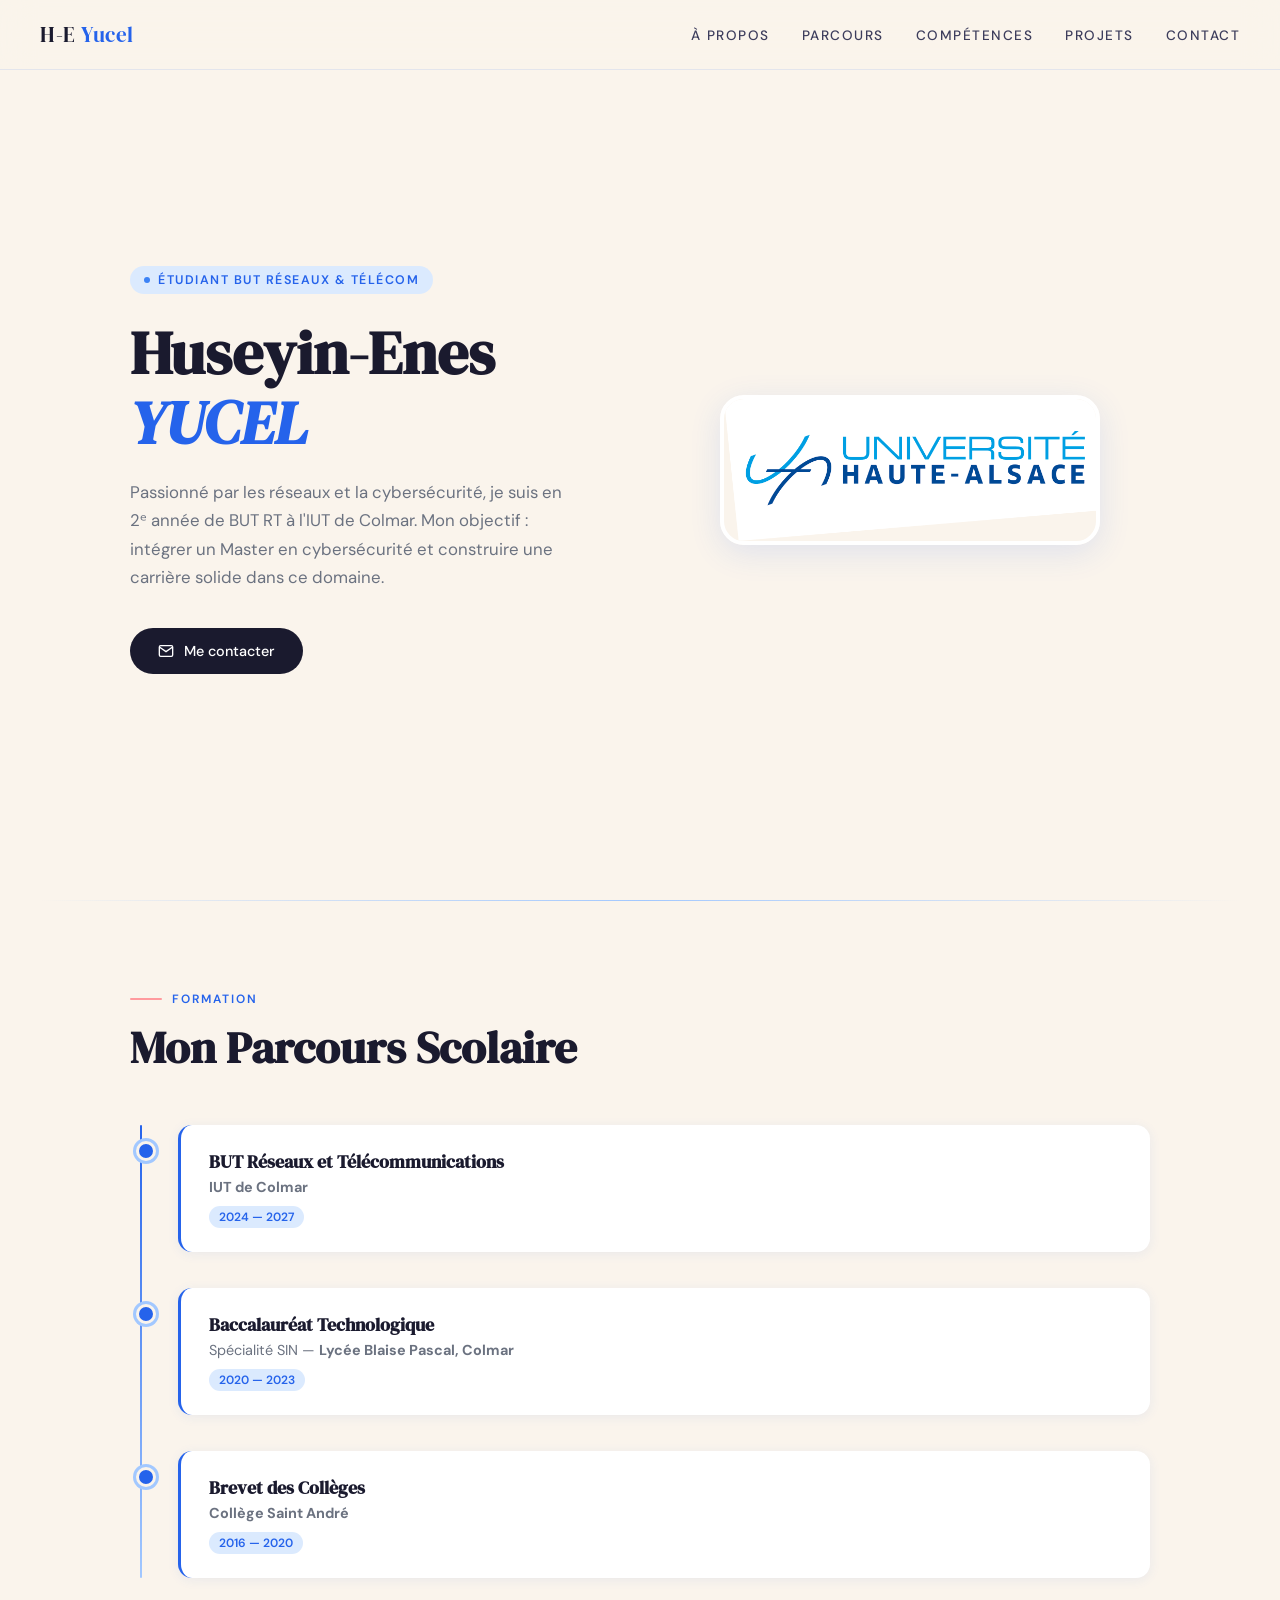
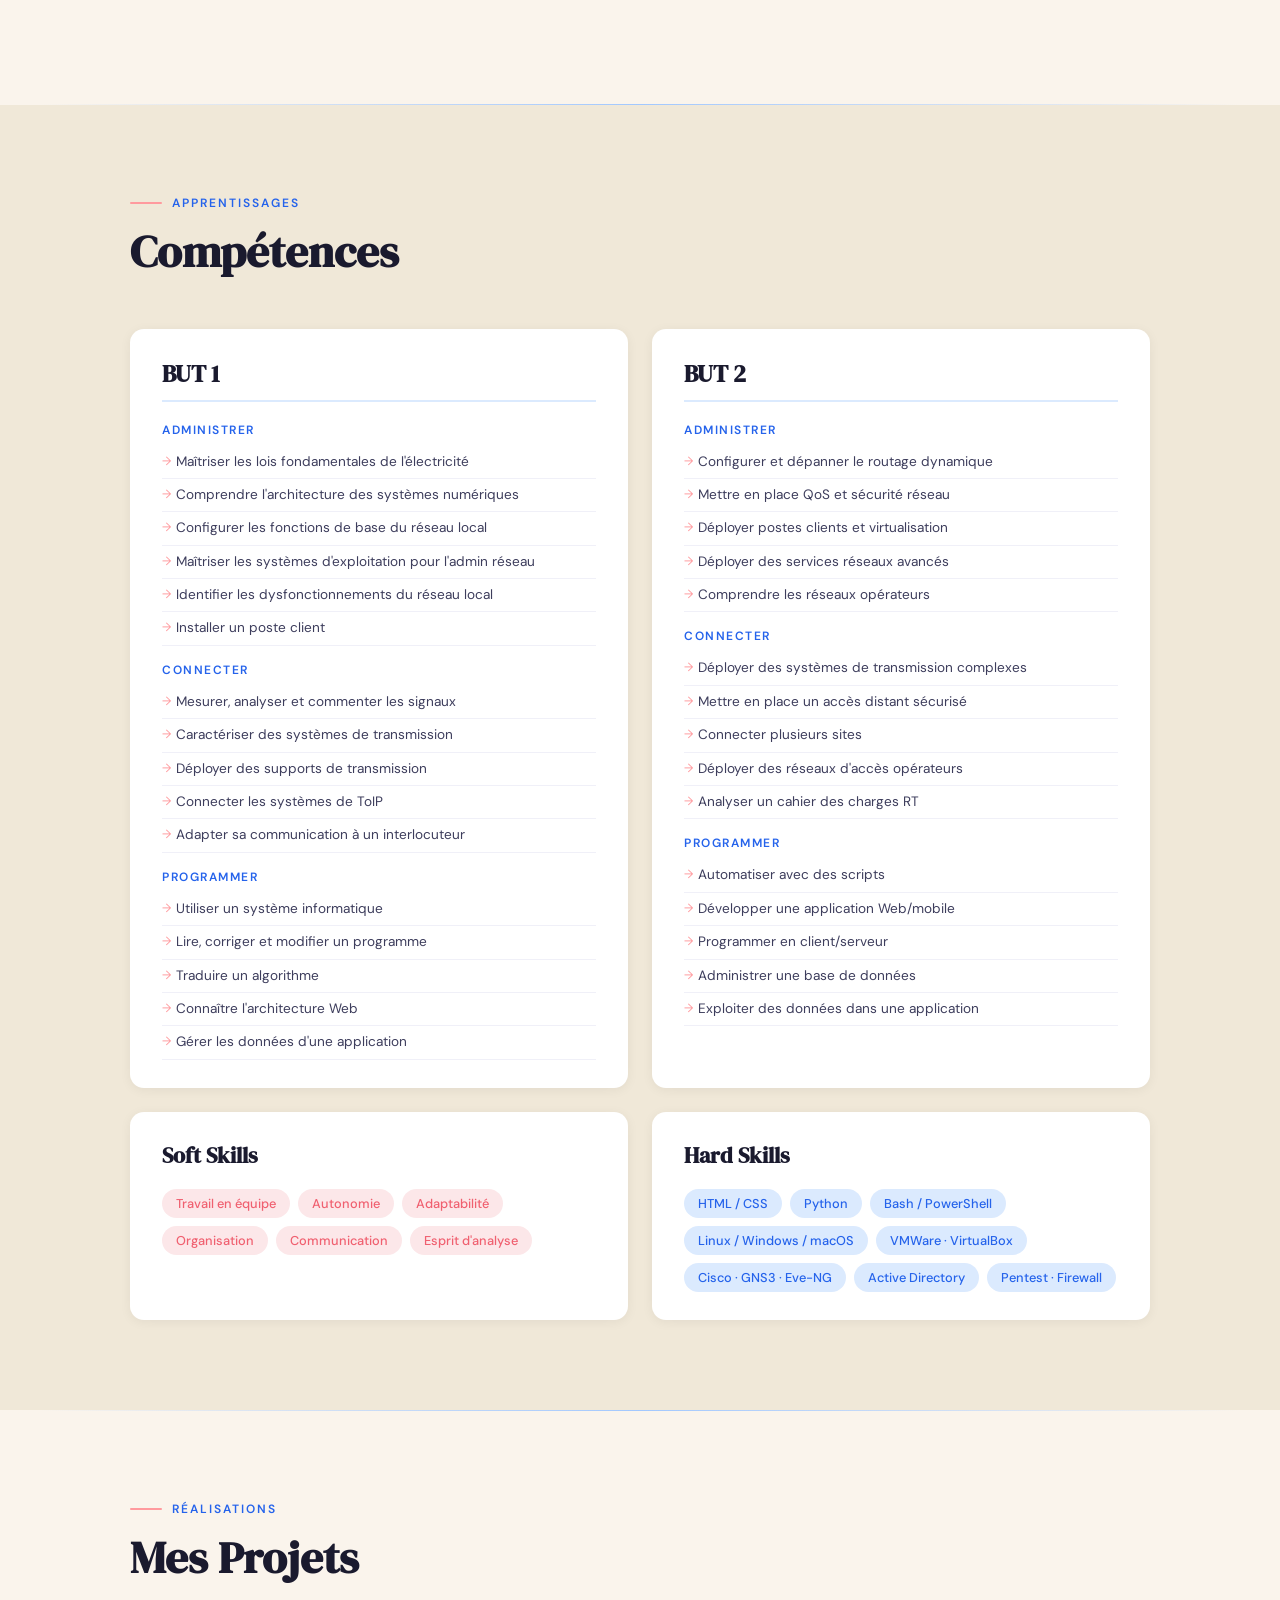
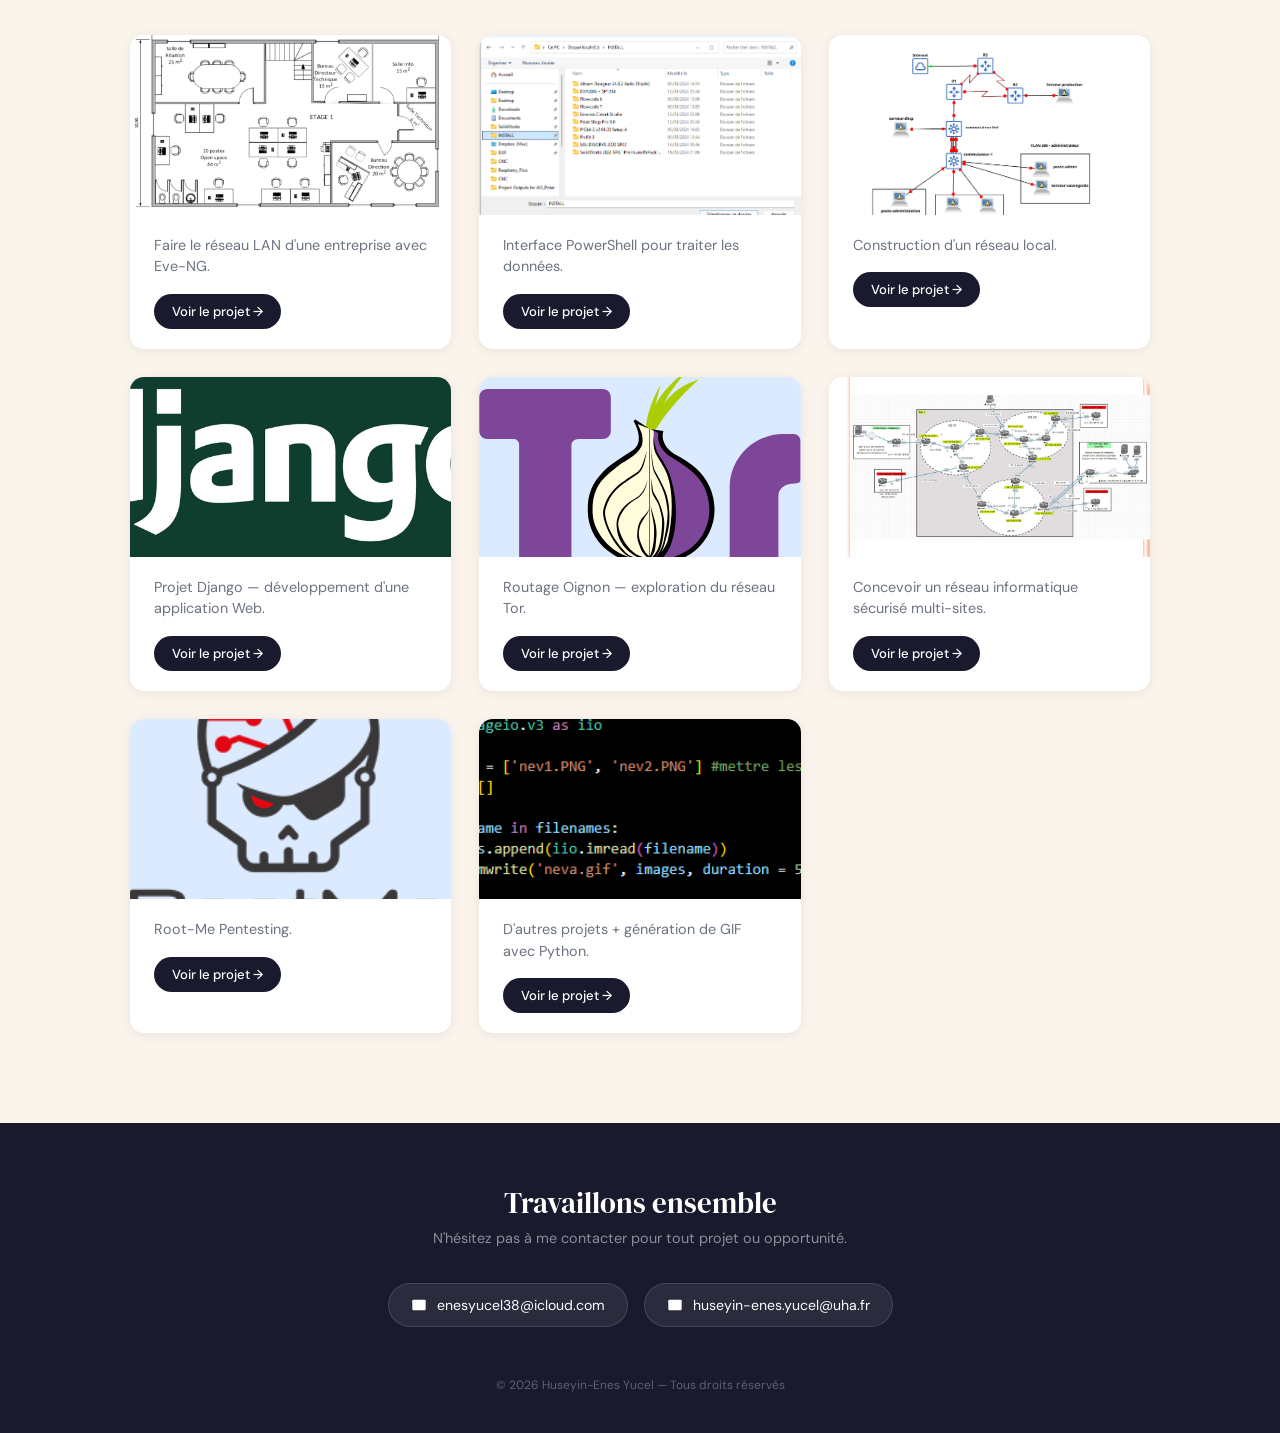
<file: index.html>
<!DOCTYPE html>
<html lang="fr">
<head>
    <meta charset="UTF-8">
    <meta name="viewport" content="width=device-width, initial-scale=1.0">
    <title>Huseyin-Enes YUCEL — Portfolio</title>
    <link rel="preconnect" href="https://fonts.googleapis.com">
    <link rel="preconnect" href="https://fonts.gstatic.com" crossorigin>
    <link href="https://fonts.googleapis.com/css2?family=DM+Serif+Display:ital@0;1&family=DM+Sans:wght@300;400;500;600&display=swap" rel="stylesheet">
    <link rel="stylesheet" href="style.css">
</head>
<body>

    <!-- ===== HEADER ===== -->
    <header id="main-header">
        <div class="logo">H-E <span>Yucel</span></div>
        <nav>
            <ul>
                <li><a href="#hero">À propos</a></li>
                <li><a href="#parcours">Parcours</a></li>
                <li><a href="#comp">Compétences</a></li>
                <li><a href="#projects">Projets</a></li>
                <li><a href="#contact">Contact</a></li>
            </ul>
        </nav>
    </header>

    <!-- ===== HERO ===== -->
    <section id="hero">
        <div class="hero-text">
            <div class="hero-tag">Étudiant BUT Réseaux & Télécom</div>
            <h1>Huseyin-Enes<br><em>YUCEL</em></h1>
            <p>Passionné par les réseaux et la cybersécurité, je suis en 2ᵉ année de BUT RT à l'IUT de Colmar. Mon objectif : intégrer un Master en cybersécurité et construire une carrière solide dans ce domaine.</p>
            <a href="#contact" class="hero-cta">
                <svg width="16" height="16" viewBox="0 0 24 24" fill="none" stroke="currentColor" stroke-width="2"><path d="M4 4h16c1.1 0 2 .9 2 2v12c0 1.1-.9 2-2 2H4c-1.1 0-2-.9-2-2V6c0-1.1.9-2 2-2z"/><polyline points="22,6 12,13 2,6"/></svg>
                Me contacter
            </a>
        </div>
        <div class="hero-image-wrap">
            <img src="UHA_cartouche.png" alt="Logo UHA" />
        </div>
    </section>

    <div class="divider"></div>

    <!-- ===== PARCOURS ===== -->
    <section id="parcours">
        <div class="section-wrap">
            <div class="section-label">Formation</div>
            <h2 class="section-title">Mon Parcours Scolaire</h2>

            <div class="timeline reveal">

                <div class="tl-item">
                    <div class="tl-dot"></div>
                    <div class="tl-card">
                        <h3>BUT Réseaux et Télécommunications</h3>
                        <p><strong>IUT de Colmar</strong></p>
                        <span class="tl-date">2024 — 2027</span>
                    </div>
                </div>

                <div class="tl-item">
                    <div class="tl-dot"></div>
                    <div class="tl-card">
                        <h3>Baccalauréat Technologique</h3>
                        <p>Spécialité SIN — <strong>Lycée Blaise Pascal, Colmar</strong></p>
                        <span class="tl-date">2020 — 2023</span>
                    </div>
                </div>

                <div class="tl-item">
                    <div class="tl-dot"></div>
                    <div class="tl-card">
                        <h3>Brevet des Collèges</h3>
                        <p><strong>Collège Saint André</strong></p>
                        <span class="tl-date">2016 — 2020</span>
                    </div>
                </div>

            </div>
        </div>
    </section>

    <div class="divider"></div>

    <!-- ===== COMPÉTENCES ===== -->
    <section id="comp">
        <div class="section-wrap">
            <div class="section-label">Apprentissages</div>
            <h2 class="section-title">Compétences</h2>

            <div class="comp-grid reveal">
                <!-- BUT 1 -->
                <div class="comp-card">
                    <h2>BUT 1</h2>
                    <h3>Administrer</h3>
                    <ul>
                        <li>Maîtriser les lois fondamentales de l'électricité</li>
                        <li>Comprendre l'architecture des systèmes numériques</li>
                        <li>Configurer les fonctions de base du réseau local</li>
                        <li>Maîtriser les systèmes d'exploitation pour l'admin réseau</li>
                        <li>Identifier les dysfonctionnements du réseau local</li>
                        <li>Installer un poste client</li>
                    </ul>
                    <h3>Connecter</h3>
                    <ul>
                        <li>Mesurer, analyser et commenter les signaux</li>
                        <li>Caractériser des systèmes de transmission</li>
                        <li>Déployer des supports de transmission</li>
                        <li>Connecter les systèmes de ToIP</li>
                        <li>Adapter sa communication à un interlocuteur</li>
                    </ul>
                    <h3>Programmer</h3>
                    <ul>
                        <li>Utiliser un système informatique</li>
                        <li>Lire, corriger et modifier un programme</li>
                        <li>Traduire un algorithme</li>
                        <li>Connaître l'architecture Web</li>
                        <li>Gérer les données d'une application</li>
                    </ul>
                </div>

                <!-- BUT 2 -->
                <div class="comp-card">
                    <h2>BUT 2</h2>
                    <h3>Administrer</h3>
                    <ul>
                        <li>Configurer et dépanner le routage dynamique</li>
                        <li>Mettre en place QoS et sécurité réseau</li>
                        <li>Déployer postes clients et virtualisation</li>
                        <li>Déployer des services réseaux avancés</li>
                        <li>Comprendre les réseaux opérateurs</li>
                    </ul>
                    <h3>Connecter</h3>
                    <ul>
                        <li>Déployer des systèmes de transmission complexes</li>
                        <li>Mettre en place un accès distant sécurisé</li>
                        <li>Connecter plusieurs sites</li>
                        <li>Déployer des réseaux d'accès opérateurs</li>
                        <li>Analyser un cahier des charges RT</li>
                    </ul>
                    <h3>Programmer</h3>
                    <ul>
                        <li>Automatiser avec des scripts</li>
                        <li>Développer une application Web/mobile</li>
                        <li>Programmer en client/serveur</li>
                        <li>Administrer une base de données</li>
                        <li>Exploiter des données dans une application</li>
                    </ul>
                </div>
            </div>

            <!-- Soft / Hard Skills -->
            <div class="skills-grid reveal">
                <div class="skills-card">
                    <h2>Soft Skills</h2>
                    <div class="pills">
                        <span class="pill soft">Travail en équipe</span>
                        <span class="pill soft">Autonomie</span>
                        <span class="pill soft">Adaptabilité</span>
                        <span class="pill soft">Organisation</span>
                        <span class="pill soft">Communication</span>
                        <span class="pill soft">Esprit d'analyse</span>
                    </div>
                </div>
                <div class="skills-card">
                    <h2>Hard Skills</h2>
                    <div class="pills">
                        <span class="pill">HTML / CSS</span>
                        <span class="pill">Python</span>
                        <span class="pill">Bash / PowerShell</span>
                        <span class="pill">Linux / Windows / macOS</span>
                        <span class="pill">VMWare · VirtualBox</span>
                        <span class="pill">Cisco · GNS3 · Eve-NG</span>
                        <span class="pill">Active Directory</span>
                        <span class="pill">Pentest · Firewall</span>
                    </div>
                </div>
            </div>

        </div>
    </section>

    <div class="divider"></div>

    <!-- ===== PROJETS ===== -->
    <section id="projects">
        <div class="section-wrap">
            <div class="section-label">Réalisations</div>
            <h2 class="section-title">Mes Projets</h2>

            <div class="projects-grid reveal">

                <div class="project-card">
                    <div class="project-img-wrap">
                        <img src="IMG_0876(1).jpeg" alt="Réseau LAN entreprise">
                    </div>
                    <div class="project-body">
                        <p>Faire le réseau LAN d'une entreprise avec Eve-NG.</p>
                        <a href="sae1.html" class="btn">Voir le projet →</a>
                    </div>
                </div>

                <div class="project-card">
                    <div class="project-img-wrap">
                        <img src="sae2.png" alt="Interface PowerShell">
                    </div>
                    <div class="project-body">
                        <p>Interface PowerShell pour traiter les données.</p>
                        <a href="sae2.html" class="btn">Voir le projet →</a>
                    </div>
                </div>

                <div class="project-card">
                    <div class="project-img-wrap">
                        <img src="sae3.png" alt="Réseau local">
                    </div>
                    <div class="project-body">
                        <p>Construction d'un réseau local.</p>
                        <a href="sae3.html" class="btn">Voir le projet →</a>
                    </div>
                </div>

                <div class="project-card">
                    <div class="project-img-wrap">
                        <img src="django.png" alt="Projet Django">
                    </div>
                    <div class="project-body">
                        <p>Projet Django — développement d'une application Web.</p>
                        <a href="sae4.html" class="btn">Voir le projet →</a>
                    </div>
                </div>

            

                <div class="project-card">
                    <div class="project-img-wrap">
                        <img src="tor.svg" alt="Routage Oignon">
                    </div>
                    <div class="project-body">
                        <p>Routage Oignon — exploration du réseau Tor.</p>
                        <a href="saeoignon.html" class="btn">Voir le projet →</a>
                    </div>
                </div>
                <div class="project-card">
                    <div class="project-img-wrap">
                        <img src="saecyber03.png" alt="cyber03">
                    </div>
                    <div class="project-body">
                        <p>Concevoir un réseau informatique sécurisé multi-sites.</p>
                        <a href="saecyber03.html" class="btn">Voir le projet →</a>
                    </div>
                </div>

                <div class="project-card">
                    <div class="project-img-wrap">
                        <img src="rootme.png" alt="Réseau local">
                    </div>
                    <div class="project-body">
                        <p>Root-Me Pentesting.</p>
                        <a href="saecyber04.html" class="btn">Voir le projet →</a>
                    </div>
                </div>

                 <div class="project-card">
                    <div class="project-img-wrap">
                        <img src="gif.png" alt="Python GIF">
                    </div>
                    <div class="project-body">
                        <p>D'autres projets + génération de GIF avec Python.</p>
                        <a href="gif.html" class="btn">Voir le projet →</a>
                    </div>
                </div>

            </div>
        </div>
    </section>

    <!-- ===== FOOTER ===== -->
    <footer id="contact">
        <p class="foot-title">Travaillons ensemble</p>
        <p class="foot-sub">N'hésitez pas à me contacter pour tout projet ou opportunité.</p>
        <div class="contact-links">
            <a href="mailto:enesyucel38@icloud.com" class="email-link">
                <svg viewBox="0 0 24 24"><path d="M4 4h16c1.1 0 2 .9 2 2v12c0 1.1-.9 2-2 2H4c-1.1 0-2-.9-2-2V6c0-1.1.9-2 2-2z"/><polyline points="22,6 12,13 2,6" fill="none" stroke="currentColor" stroke-width="2"/></svg>
                enesyucel38@icloud.com
            </a>
            <a href="mailto:huseyin-enes.yucel@uha.fr" class="email-link">
                <svg viewBox="0 0 24 24"><path d="M4 4h16c1.1 0 2 .9 2 2v12c0 1.1-.9 2-2 2H4c-1.1 0-2-.9-2-2V6c0-1.1.9-2 2-2z"/><polyline points="22,6 12,13 2,6" fill="none" stroke="currentColor" stroke-width="2"/></svg>
                huseyin-enes.yucel@uha.fr
            </a>
        </div>
        <p class="copy">© 2026 Huseyin-Enes Yucel — Tous droits réservés</p>
    </footer>

    <script>
        // Sticky header shadow
        const header = document.getElementById('main-header');
        window.addEventListener('scroll', () => {
            header.classList.toggle('scrolled', window.scrollY > 20);
        });

        // Scroll reveal
        const reveals = document.querySelectorAll('.reveal');
        const observer = new IntersectionObserver((entries) => {
            entries.forEach(e => {
                if (e.isIntersecting) {
                    e.target.classList.add('visible');
                    observer.unobserve(e.target);
                }
            });
        }, { threshold: 0.1 });
        reveals.forEach(r => observer.observe(r));
    </script>

</body>
</html>
</file>
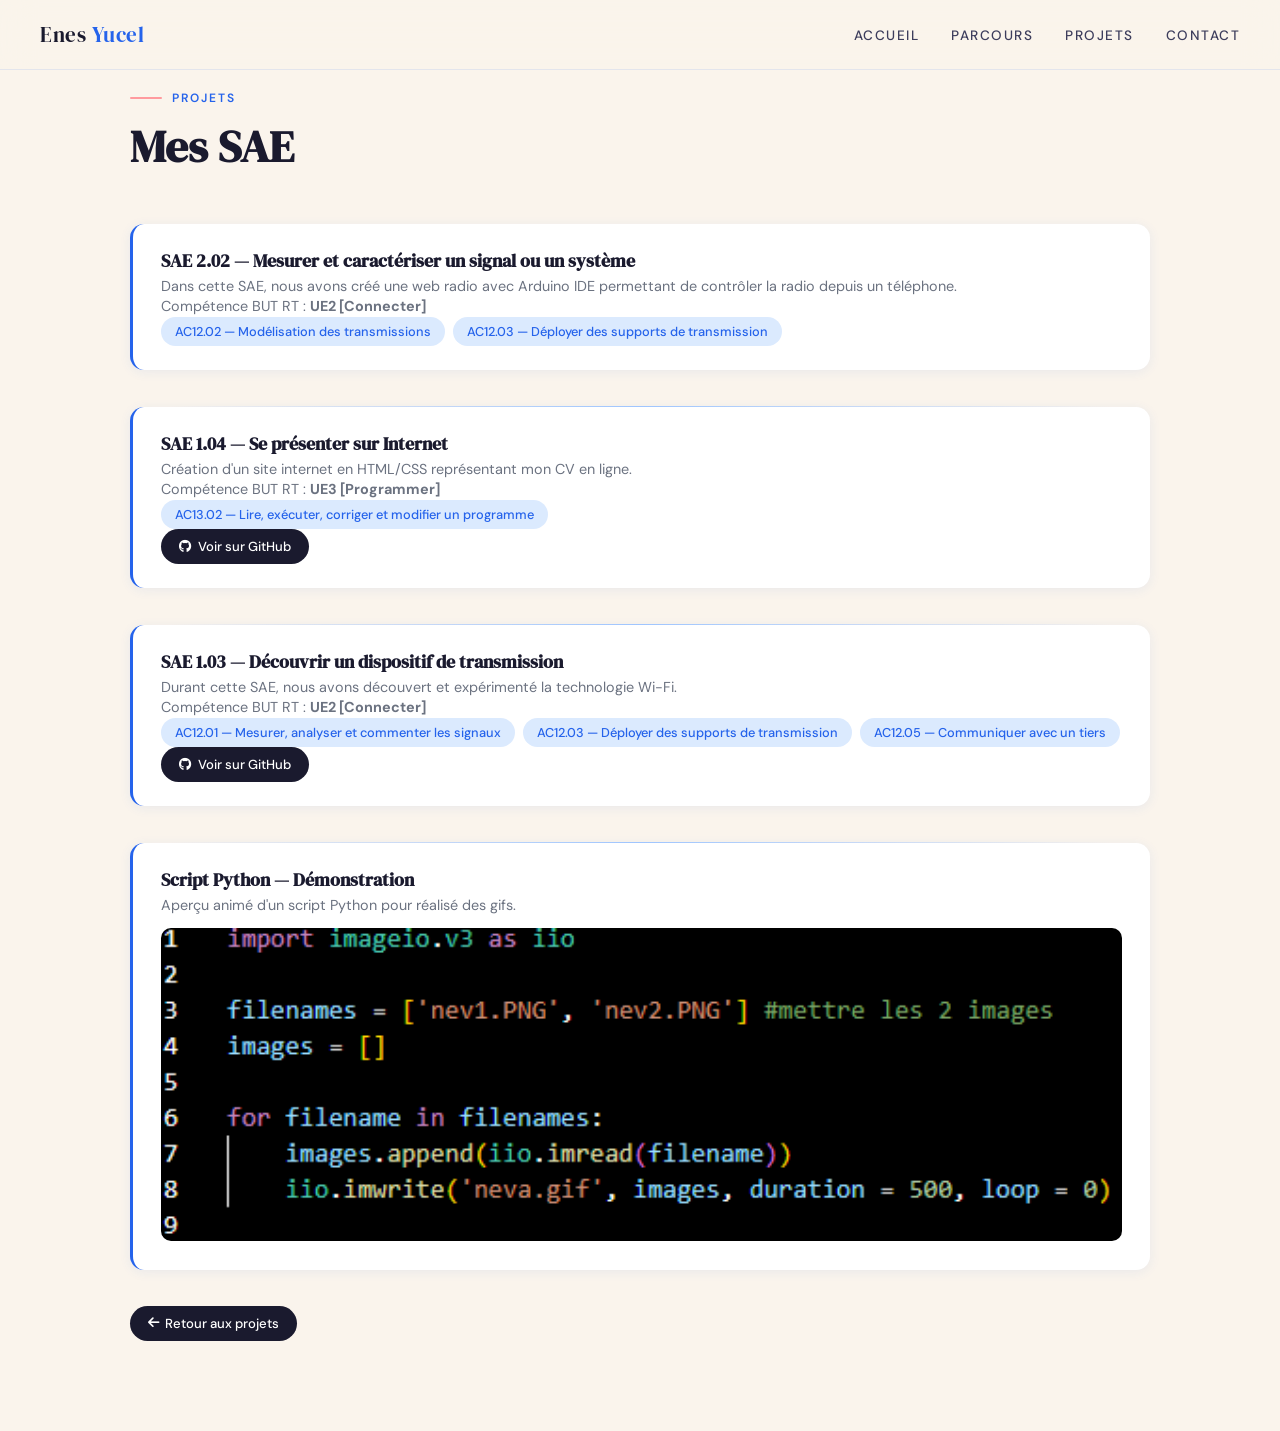
<file: gif.html>
<!DOCTYPE html>
<html lang="fr">
<head>
    <meta charset="UTF-8">
    <meta name="viewport" content="width=device-width, initial-scale=1.0">
    <title>Projets SAE — Portfolio</title>
    <link rel="stylesheet" href="style.css">
    <link rel="preconnect" href="https://fonts.googleapis.com">
    <link rel="preconnect" href="https://fonts.gstatic.com" crossorigin>
    <link href="https://fonts.googleapis.com/css2?family=DM+Sans:wght@400;500;600&family=DM+Serif+Display:ital@0;1&display=swap" rel="stylesheet">
    <link rel="stylesheet" href="https://cdnjs.cloudflare.com/ajax/libs/font-awesome/6.5.0/css/all.min.css">
</head>
<body>

    <header id="site-header">
        <div class="logo">Enes <span>Yucel</span></div>
        <nav>
            <ul>
                <li><a href="index.html">Accueil</a></li>
                <li><a href="index.html#parcours">Parcours</a></li>
                <li><a href="index.html#projects">Projets</a></li>
                <li><a href="index.html#contact">Contact</a></li>
            </ul>
        </nav>
    </header>

    <main>
        <div class="section-wrap">

            <div class="section-label">Projets</div>
            <h2 class="section-title">Mes SAE</h2>

            <!-- SAE 2.02 -->
            <div class="tl-item reveal">
                <div class="tl-card">
                    <h3>SAE 2.02 — Mesurer et caractériser un signal ou un système</h3>
                    <p>Dans cette SAE, nous avons créé une web radio avec Arduino IDE permettant de contrôler la radio depuis un téléphone.</p>
                    <p>Compétence BUT RT : <strong>UE2 [Connecter]</strong></p>
                    <div class="pills">
                        <span class="pill">AC12.02 — Modélisation des transmissions</span>
                        <span class="pill">AC12.03 — Déployer des supports de transmission</span>
                    </div>
                </div>
            </div>

            <div class="divider"></div>

            <!-- SAE 1.04 -->
            <div class="tl-item reveal">
                <div class="tl-card">
                    <h3>SAE 1.04 — Se présenter sur Internet</h3>
                    <p>Création d'un site internet en HTML/CSS représentant mon CV en ligne.</p>
                    <p>Compétence BUT RT : <strong>UE3 [Programmer]</strong></p>
                    <div class="pills">
                        <span class="pill">AC13.02 — Lire, exécuter, corriger et modifier un programme</span>
                    </div>
                    <a class="btn" href="https://github.com/Enes3868/CV" target="_blank">
                        <i class="fab fa-github"></i> Voir sur GitHub
                    </a>
                </div>
            </div>

            <div class="divider"></div>

            <!-- SAE 1.03 -->
            <div class="tl-item reveal">
                <div class="tl-card">
                    <h3>SAE 1.03 — Découvrir un dispositif de transmission</h3>
                    <p>Durant cette SAE, nous avons découvert et expérimenté la technologie Wi-Fi.</p>
                    <p>Compétence BUT RT : <strong>UE2 [Connecter]</strong></p>
                    <div class="pills">
                        <span class="pill">AC12.01 — Mesurer, analyser et commenter les signaux</span>
                        <span class="pill">AC12.03 — Déployer des supports de transmission</span>
                        <span class="pill">AC12.05 — Communiquer avec un tiers</span>
                    </div>
                    <a class="btn" href="https://github.com/NolanHoarau/Acrylic" target="_blank">
                        <i class="fab fa-github"></i> Voir sur GitHub
                    </a>
                </div>
            </div>

            <div class="divider"></div>

            <!-- GIF Python -->
            <div class="tl-item reveal">
                <div class="tl-card">
                    <h3>Script Python — Démonstration</h3>
                    <p>Aperçu animé d'un script Python pour réalisé des gifs.</p>
                    <img src="gif.png" alt="Démonstration code Python" style="width:100%;height:auto;border-radius:10px;margin-top:12px;">
                </div>
            </div>

            <a class="btn" href="index.html#projects">
                <i class="fas fa-arrow-left"></i> Retour aux projets
            </a>

        </div>
    </main>

    <script>
        const header = document.getElementById('site-header');
        window.addEventListener('scroll', () => {
            header.classList.toggle('scrolled', window.scrollY > 10);
        });

        const observer = new IntersectionObserver((entries) => {
            entries.forEach(e => {
                if (e.isIntersecting) {
                    e.target.classList.add('visible');
                    observer.unobserve(e.target);
                }
            });
        }, { threshold: 0.12 });

        document.querySelectorAll('.reveal').forEach(el => observer.observe(el));
    </script>

</body>
</html>
</file>
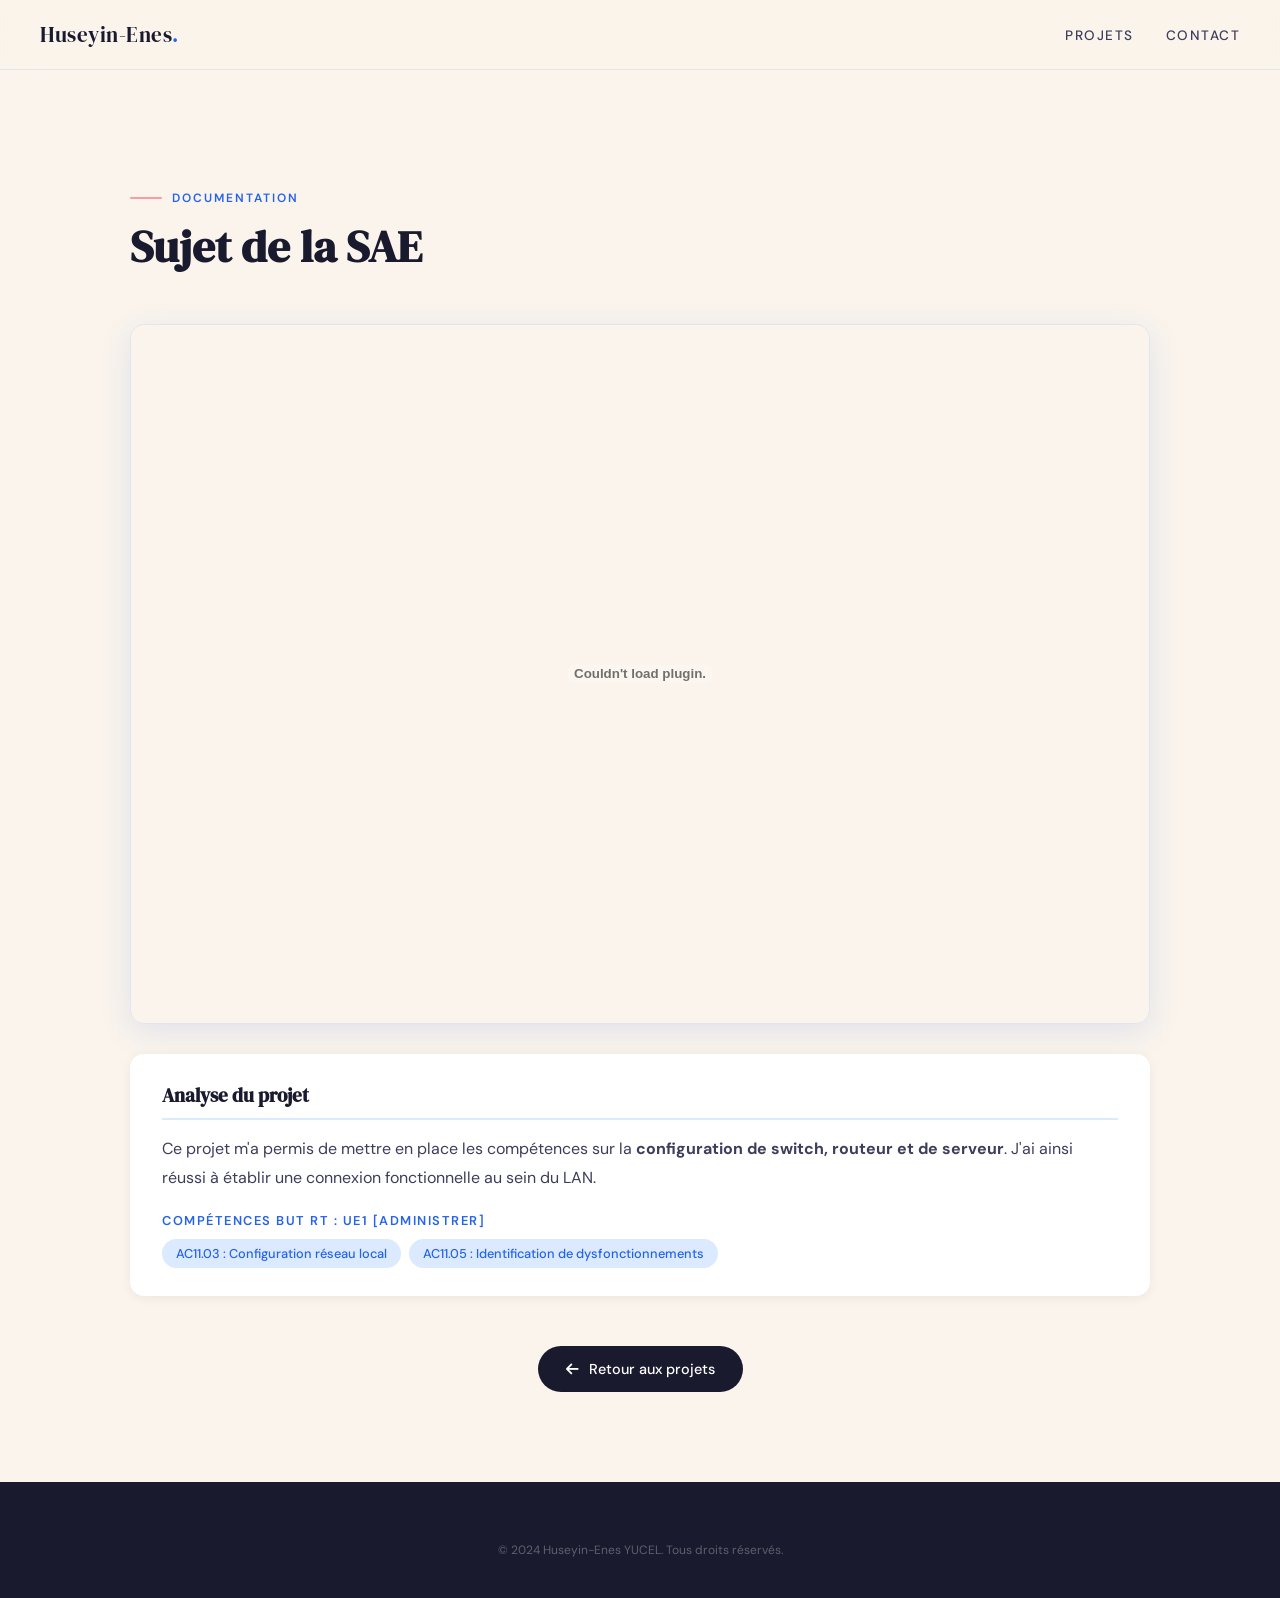
<file: sae1.html>
<!DOCTYPE html>
<html lang="fr">
<head>
    <meta charset="UTF-8">
    <meta name="viewport" content="width=device-width, initial-scale=1.0">
    <title>Détails du Projet | Huseyin-Enes YUCEL</title>
    <link href="https://fonts.googleapis.com/css2?family=DM+Sans:wght@400;500;700&family=DM+Serif+Display&display=swap" rel="stylesheet">
    <link rel="stylesheet" href="style.css">
    <link rel="stylesheet" href="https://cdnjs.cloudflare.com/ajax/libs/font-awesome/6.5.0/css/all.min.css">
</head>

<body>

    <header>
        <div class="logo">Huseyin-Enes<span>.</span></div>
        <nav>
            <ul>
                <li><a href="index.html#projects">Projets</a></li>
                <li><a href="index.html#contact">Contact</a></li>
            </ul>
        </nav>
    </header>

    <main style="padding-top: 100px;"> <section class="section-wrap reveal visible">
            <div class="section-label">Documentation</div>
            <h1 class="section-title">Sujet de la SAE</h1>

            <div class="hero-image-wrap" style="flex-direction: column; gap: 30px; animation: slideUp 0.8s ease;">
                
                <embed 
                    src="sae1.pdf#toolbar=1&navpanes=0&scrollbar=1" 
                    type="application/pdf" 
                    width="100%" 
                    height="700px"
                    style="border-radius: var(--radius); box-shadow: var(--shadow); border: 1px solid rgba(37,99,235,0.1);"
                >

                <div class="comp-card" style="width: 100%; text-align: left;">
                    <h2 style="font-size: 1.2rem; border-bottom: 2px solid var(--blue-pale); margin-bottom: 15px;">
                        Analyse du projet
                    </h2>
                    <p style="color: var(--ink-soft); line-height: 1.8; font-size: 1rem;">
                        Ce projet m'a permis de mettre en place les compétences sur la <strong>configuration de switch, routeur et de serveur</strong>. 
                        J'ai ainsi réussi à établir une connexion fonctionnelle au sein du LAN.
                    </p>
                    
                    <h3 style="color: var(--blue); font-size: 0.8rem; text-transform: uppercase; margin-top: 20px;">
                        Compétences BUT RT : UE1 [Administrer]
                    </h3>
                    <div class="pills" style="margin-top: 10px;">
                        <span class="pill">AC11.03 : Configuration réseau local</span>
                        <span class="pill">AC11.05 : Identification de dysfonctionnements</span>
                    </div>
                </div>

                <div style="margin-top: 20px;">
                    <a href="index.html#projects" class="hero-cta">
                        <i class="fas fa-arrow-left"></i> Retour aux projets
                    </a>
                </div>
            </div>
        </section>

    </main>

    <footer>
        <p class="copy">© 2024 Huseyin-Enes YUCEL. Tous droits réservés.</p>
    </footer>

</body>
</html>
</file>
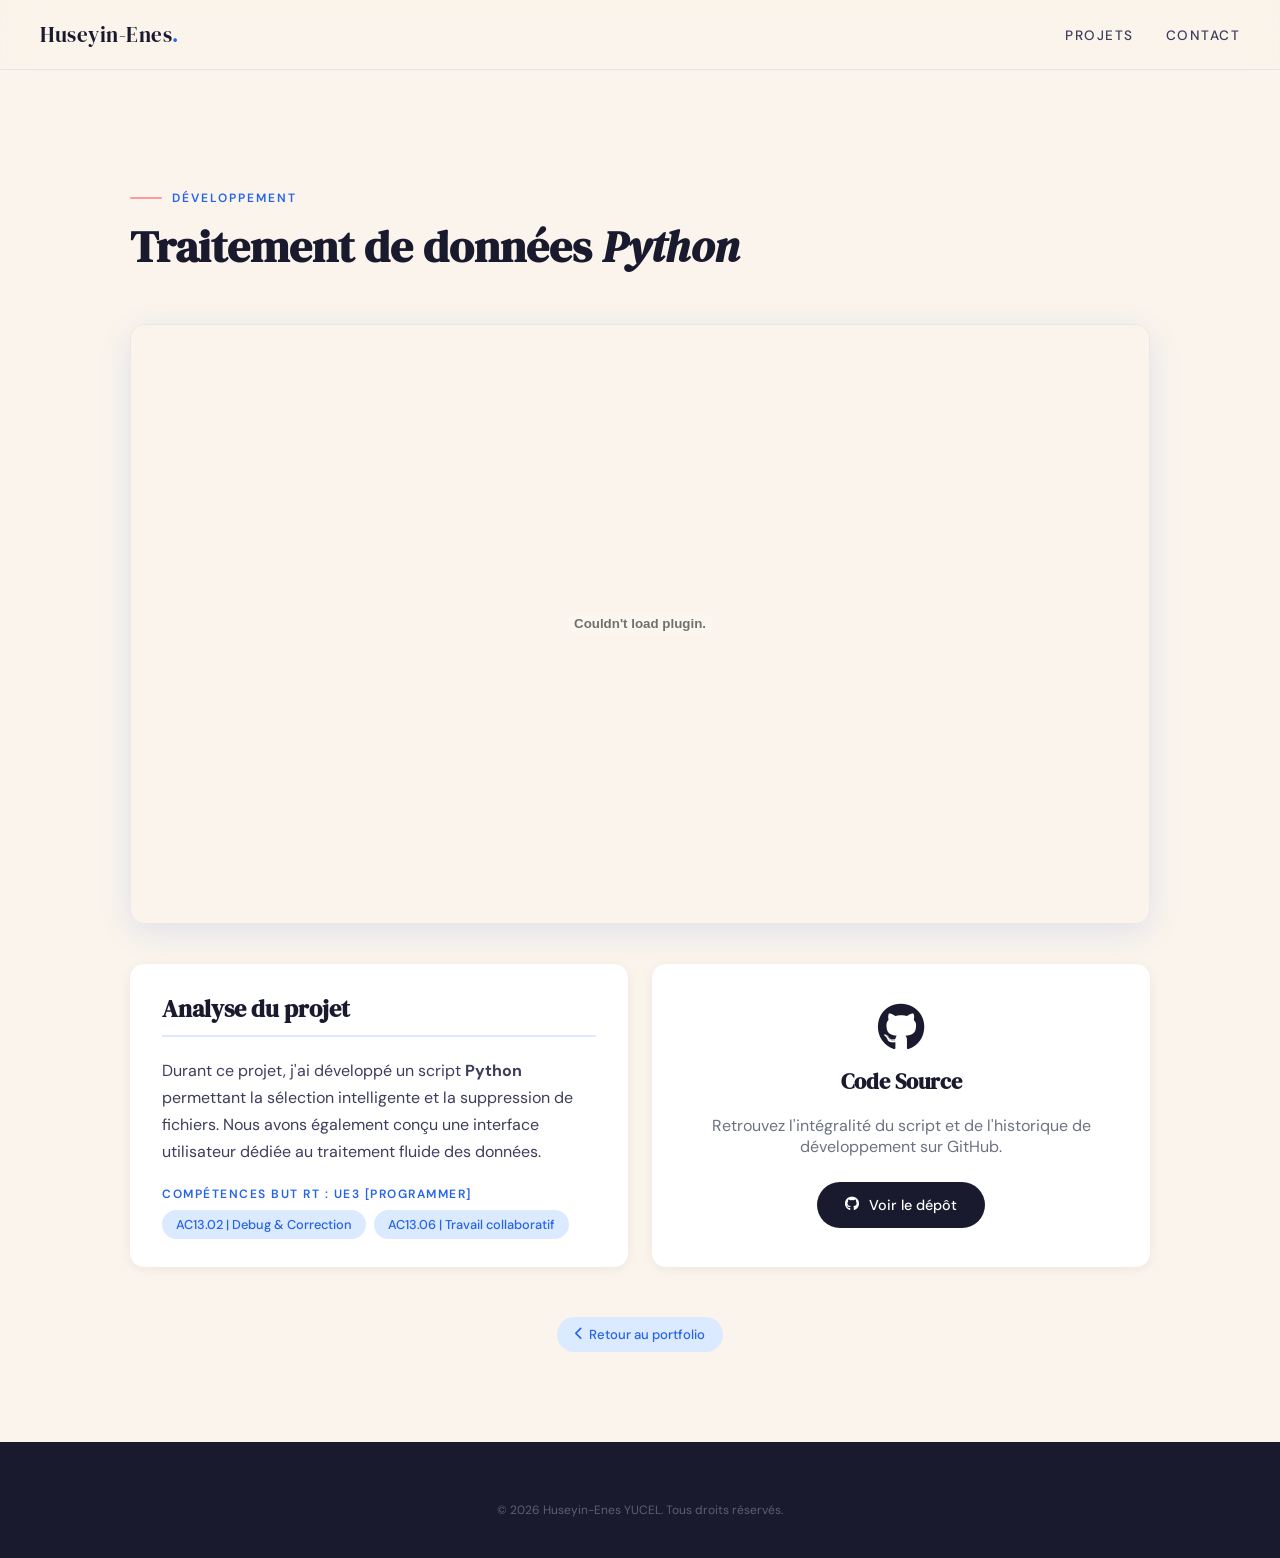
<file: sae2.html>
<!DOCTYPE html>
<html lang="fr">
<head>
    <meta charset="UTF-8">
    <meta name="viewport" content="width=device-width, initial-scale=1.0">
    <title>Projet Python & GitHub | Huseyin-Enes YUCEL</title>
    <link href="https://fonts.googleapis.com/css2?family=DM+Sans:wght@400;500;700&family=DM+Serif+Display&display=swap" rel="stylesheet">
    <link rel="stylesheet" href="style.css">
    <link rel="stylesheet" href="https://cdnjs.cloudflare.com/ajax/libs/font-awesome/6.5.0/css/all.min.css">
</head>

<body>

    <header>
        <div class="logo">Huseyin-Enes<span>.</span></div>
        <nav>
            <ul>
                <li><a href="index.html#projects">Projets</a></li>
                <li><a href="index.html#contact">Contact</a></li>
            </ul>
        </nav>
    </header>

    <main style="padding-top: 100px;">
        
        <section class="section-wrap reveal visible">
            <div class="section-label">Développement</div>
            <h1 class="section-title">Traitement de données <em>Python</em></h1>

            <div class="hero-image-wrap" style="margin-bottom: 40px;">
                <embed 
                    src="sae.pdf#toolbar=1&navpanes=0&scrollbar=1" 
                    type="application/pdf" 
                    width="100%" 
                    height="600px"
                    style="border-radius: var(--radius); box-shadow: var(--shadow); border: 1px solid rgba(0,0,0,0.05);"
                >
            </div>

            <div class="skills-grid">
                
                <div class="comp-card">
                    <h2>Analyse du projet</h2>
                    <p style="color: var(--ink-soft); line-height: 1.7; margin-bottom: 20px;">
                        Durant ce projet, j'ai développé un script <strong>Python</strong> permettant la sélection intelligente et la suppression de fichiers. 
                        Nous avons également conçu une interface utilisateur dédiée au traitement fluide des données.
                    </p>
                    
                    <h3>Compétences BUT RT : UE3 [Programmer]</h3>
                    <div class="pills">
                        <span class="pill">AC13.02 | Debug & Correction</span>
                        <span class="pill">AC13.06 | Travail collaboratif</span>
                    </div>
                </div>

                <div class="skills-card" style="display: flex; flex-direction: column; justify-content: center; align-items: center; text-align: center;">
                    <i class="fab fa-github" style="font-size: 3rem; color: var(--ink); margin-bottom: 15px;"></i>
                    <h2>Code Source</h2>
                    <p style="margin-bottom: 25px; color: var(--muted);">Retrouvez l'intégralité du script et de l'historique de développement sur GitHub.</p>
                    <a href="https://github.com/Enes3868/SAE_traiter_donnees" target="_blank" class="hero-cta">
                        <i class="fab fa-github"></i> Voir le dépôt
                    </a>
                </div>

            </div>

            <div style="text-align: center; margin-top: 50px;">
                <a href="index.html#projects" class="btn" style="background: var(--blue-pale); color: var(--blue);">
                    <i class="fas fa-chevron-left"></i> Retour au portfolio
                </a>
            </div>

        </section>
    </main>

    <footer>
        <p class="copy">© 2026 Huseyin-Enes YUCEL. Tous droits réservés.</p>
    </footer>

</body>
</html>
</file>
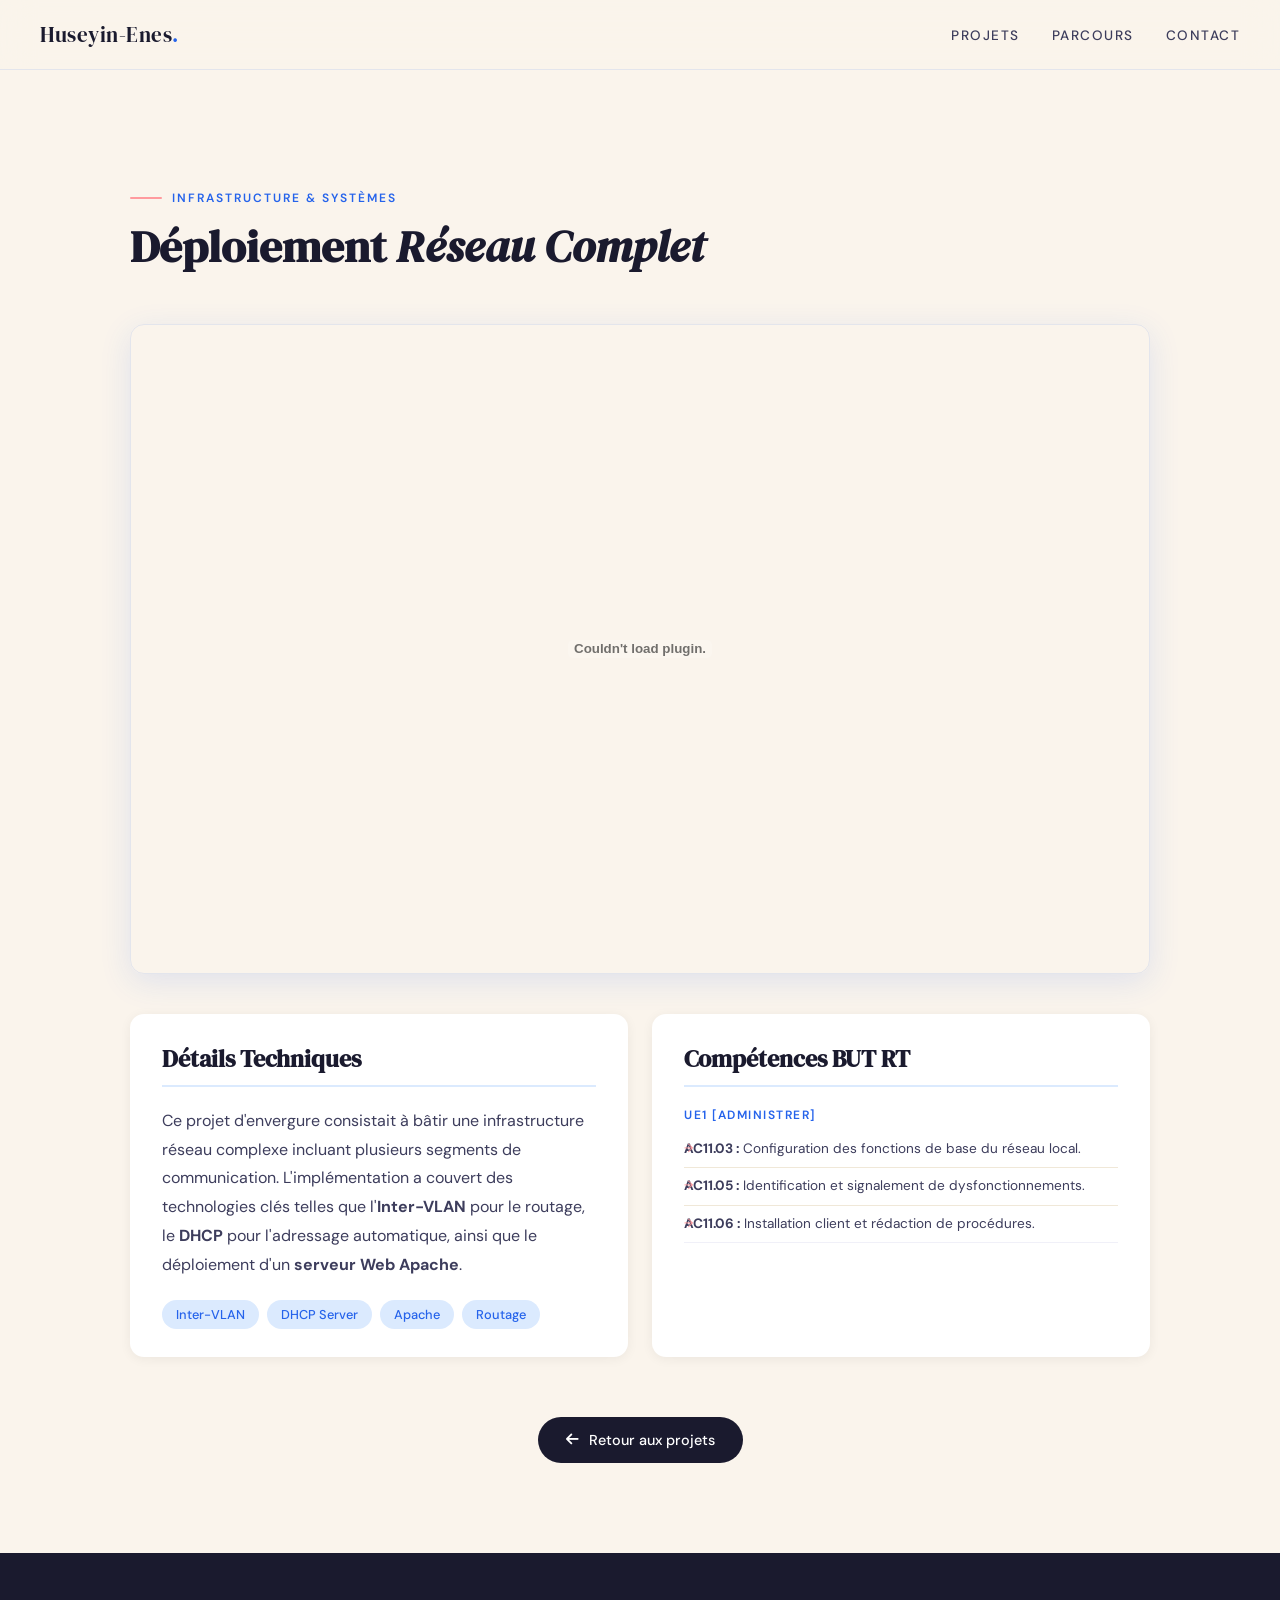
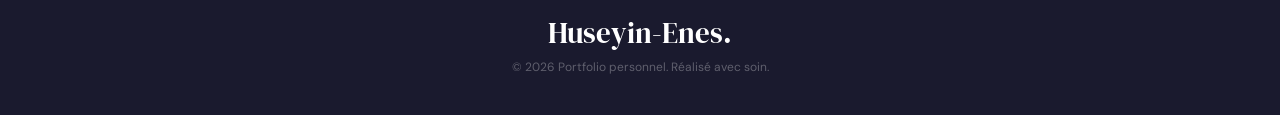
<file: sae3.html>
<!DOCTYPE html>
<html lang="fr">
<head>
    <meta charset="UTF-8">
    <meta name="viewport" content="width=device-width, initial-scale=1.0">
    <title>Infrastructure Réseau & Services | Huseyin-Enes YUCEL</title>
    <link href="https://fonts.googleapis.com/css2?family=DM+Sans:wght@400;500;700&family=DM+Serif+Display&display=swap" rel="stylesheet">
    <link rel="stylesheet" href="style.css">
    <link rel="stylesheet" href="https://cdnjs.cloudflare.com/ajax/libs/font-awesome/6.5.0/css/all.min.css">
</head>

<body>

    <header>
        <div class="logo">Huseyin-Enes<span>.</span></div>
        <nav>
            <ul>
                <li><a href="index.html#projects">Projets</a></li>
                <li><a href="index.html#parcours">Parcours</a></li>
                <li><a href="index.html#contact">Contact</a></li>
            </ul>
        </nav>
    </header>

    <main style="padding-top: 100px;">
        <section class="section-wrap reveal visible">
            <div class="section-label">Infrastructure & Systèmes</div>
            <h1 class="section-title">Déploiement <em>Réseau Complet</em></h1>

            <div class="hero-image-wrap" style="margin-bottom: 40px;">
                <embed 
                    src="sae3.pdf#toolbar=1&navpanes=0&scrollbar=1" 
                    type="application/pdf" 
                    width="100%" 
                    height="650px"
                    style="border-radius: var(--radius); box-shadow: var(--shadow); border: 1px solid rgba(37,99,235,0.1);"
                >
            </div>

            <div class="comp-grid">
                <div class="comp-card">
                    <h2>Détails Techniques</h2>
                    <p style="color: var(--ink-soft); line-height: 1.8; margin-bottom: 20px;">
                        Ce projet d'envergure consistait à bâtir une infrastructure réseau complexe incluant plusieurs segments de communication. 
                        L'implémentation a couvert des technologies clés telles que l'<strong>Inter-VLAN</strong> pour le routage, le <strong>DHCP</strong> pour l'adressage automatique, ainsi que le déploiement d'un <strong>serveur Web Apache</strong>.
                    </p>
                    <div class="pills">
                        <span class="pill">Inter-VLAN</span>
                        <span class="pill">DHCP Server</span>
                        <span class="pill">Apache</span>
                        <span class="pill">Routage</span>
                    </div>
                </div>

                <div class="comp-card">
                    <h2>Compétences BUT RT</h2>
                    <h3 style="margin-top: 0;">UE1 [Administrer]</h3>
                    <ul style="list-style: none;">
                        <li style="font-size: 0.85rem; padding: 8px 0; border-bottom: 1px solid var(--cream-dark);">
                            <strong>AC11.03 :</strong> Configuration des fonctions de base du réseau local.
                        </li>
                        <li style="font-size: 0.85rem; padding: 8px 0; border-bottom: 1px solid var(--cream-dark);">
                            <strong>AC11.05 :</strong> Identification et signalement de dysfonctionnements.
                        </li>
                        <li style="font-size: 0.85rem; padding: 8px 0;">
                            <strong>AC11.06 :</strong> Installation client et rédaction de procédures.
                        </li>
                    </ul>
                </div>
            </div>

            <div style="margin-top: 60px; text-align: center;">
                <a href="index.html#projects" class="hero-cta">
                    <i class="fas fa-arrow-left"></i> Retour aux projets
                </a>
            </div>
        </section>
    </main>

    <footer>
        <div class="foot-title">Huseyin-Enes<span>.</span></div>
        <p class="copy">© 2026 Portfolio personnel. Réalisé avec soin.</p>
    </footer>

</body>
</html>
</file>
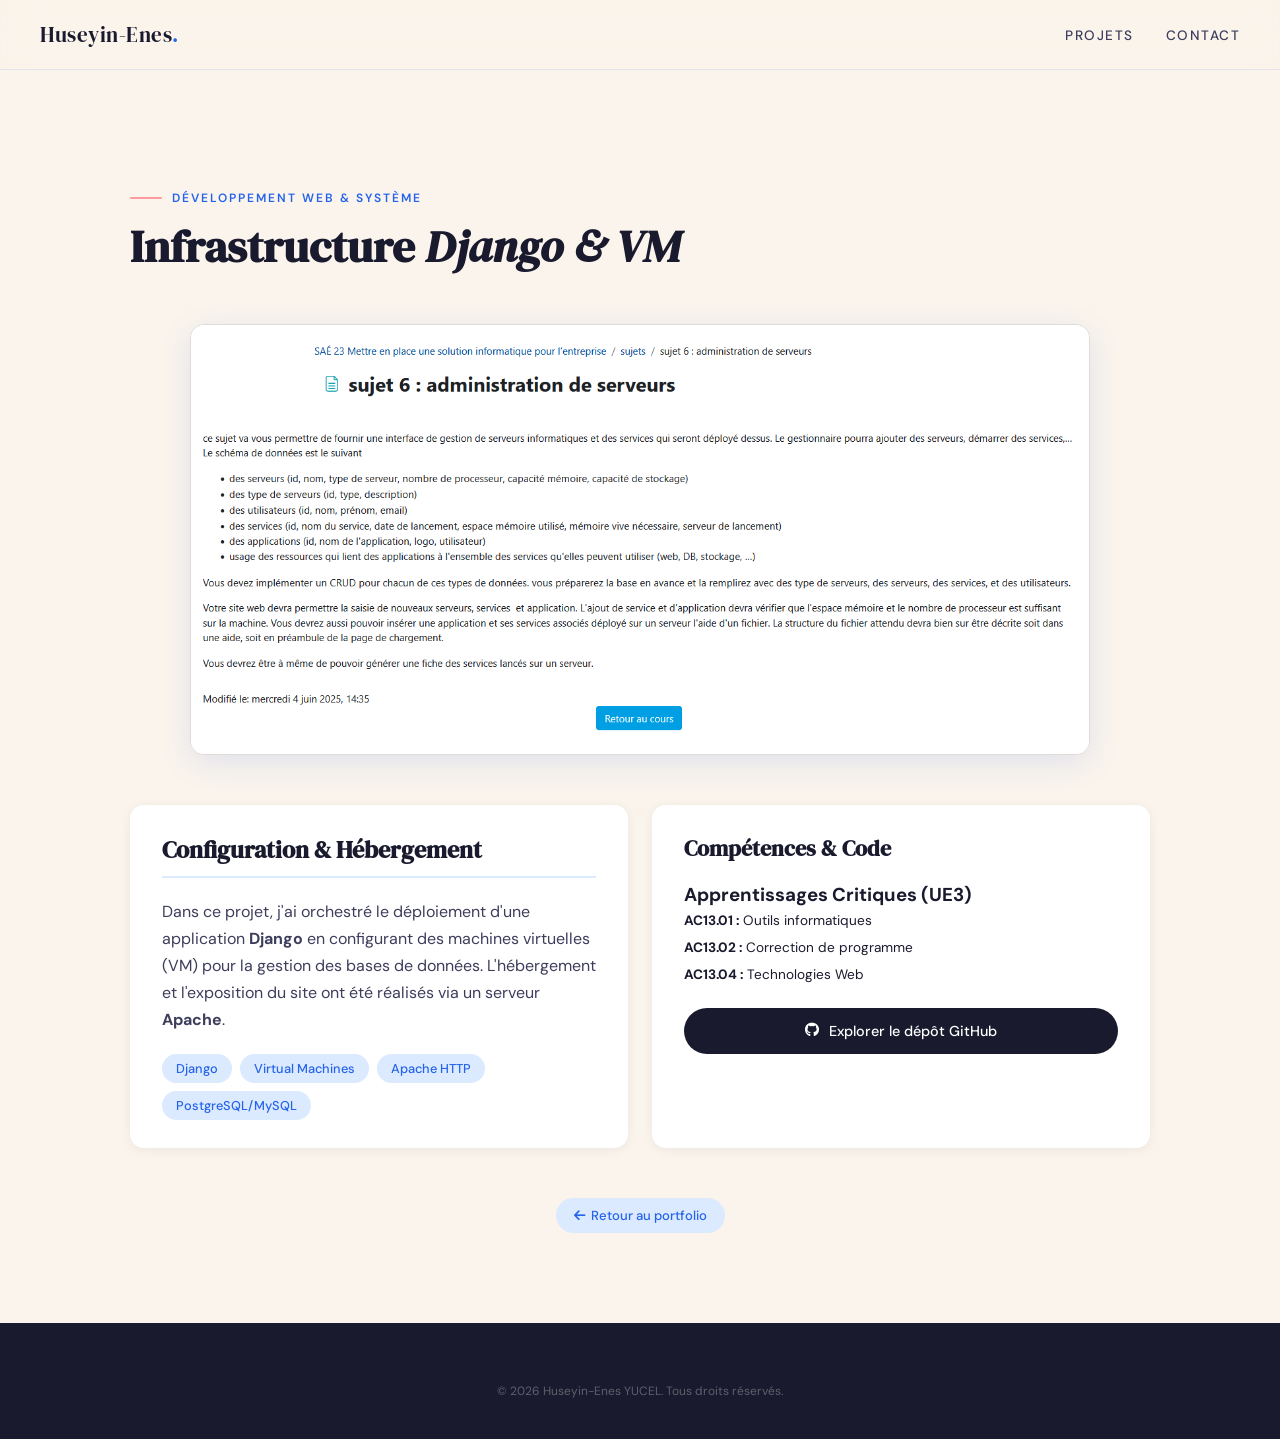
<file: sae4.html>
<!DOCTYPE html>
<html lang="fr">
<head>
    <meta charset="UTF-8">
    <meta name="viewport" content="width=device-width, initial-scale=1.0">
    <title>Projet Web & Bases de Données | Huseyin-Enes YUCEL</title>
    <link href="https://fonts.googleapis.com/css2?family=DM+Sans:wght@400;500;700&family=DM+Serif+Display&display=swap" rel="stylesheet">
    <link rel="stylesheet" href="style.css">
    <link rel="stylesheet" href="https://cdnjs.cloudflare.com/ajax/libs/font-awesome/6.5.0/css/all.min.css">
</head>

<body>

    <header>
        <div class="logo">Huseyin-Enes<span>.</span></div>
        <nav>
            <ul>
                <li><a href="index.html#projects">Projets</a></li>
                <li><a href="index.html#contact">Contact</a></li>
            </ul>
        </nav>
    </header>

    <main style="padding-top: 100px;">
        <section class="section-wrap reveal visible">
            <div class="section-label">Développement Web & Système</div>
            <h1 class="section-title">Infrastructure <em>Django & VM</em></h1>

            <div class="hero-image-wrap" style="margin-bottom: 50px;">
                <img src="djangoo.png" alt="Aperçu Projet Django" style="width: 100%; max-width: 900px; border-radius: var(--radius); border: 1px solid rgba(0,0,0,0.1);">
            </div>

            <div class="skills-grid">
                <div class="comp-card">
                    <h2>Configuration & Hébergement</h2>
                    <p style="color: var(--ink-soft); line-height: 1.7; margin-bottom: 20px;">
                        Dans ce projet, j'ai orchestré le déploiement d'une application <strong>Django</strong> en configurant des machines virtuelles (VM) pour la gestion des bases de données. L'hébergement et l'exposition du site ont été réalisés via un serveur <strong>Apache</strong>.
                    </p>
                    <div class="pills">
                        <span class="pill">Django</span>
                        <span class="pill">Virtual Machines</span>
                        <span class="pill">Apache HTTP</span>
                        <span class="pill">PostgreSQL/MySQL</span>
                    </div>
                </div>

                <div class="skills-card">
                    <h2>Compétences & Code</h2>
                    <h3 style="margin-top: 0;">Apprentissages Critiques (UE3)</h3>
                    <ul style="list-style: none; padding-bottom: 20px;">
                        <li style="font-size: 0.85rem; padding: 5px 0;"><strong>AC13.01 :</strong> Outils informatiques</li>
                        <li style="font-size: 0.85rem; padding: 5px 0;"><strong>AC13.02 :</strong> Correction de programme</li>
                        <li style="font-size: 0.85rem; padding: 5px 0;"><strong>AC13.04 :</strong> Technologies Web</li>
                    </ul>

                    <a href="https://github.com/Enes3868/TP-209-imagination" target="_blank" class="hero-cta" style="width: 100%; justify-content: center;">
                        <i class="fab fa-github"></i> Explorer le dépôt GitHub
                    </a>
                </div>
            </div>

            <div style="text-align: center; margin-top: 50px;">
                <a href="index.html#projects" class="btn" style="background: var(--blue-pale); color: var(--blue);">
                    <i class="fas fa-arrow-left"></i> Retour au portfolio
                </a>
            </div>
        </section>
    </main>

    <footer>
        <p class="copy">© 2026 Huseyin-Enes YUCEL. Tous droits réservés.</p>
    </footer>

</body>
</html>
</file>
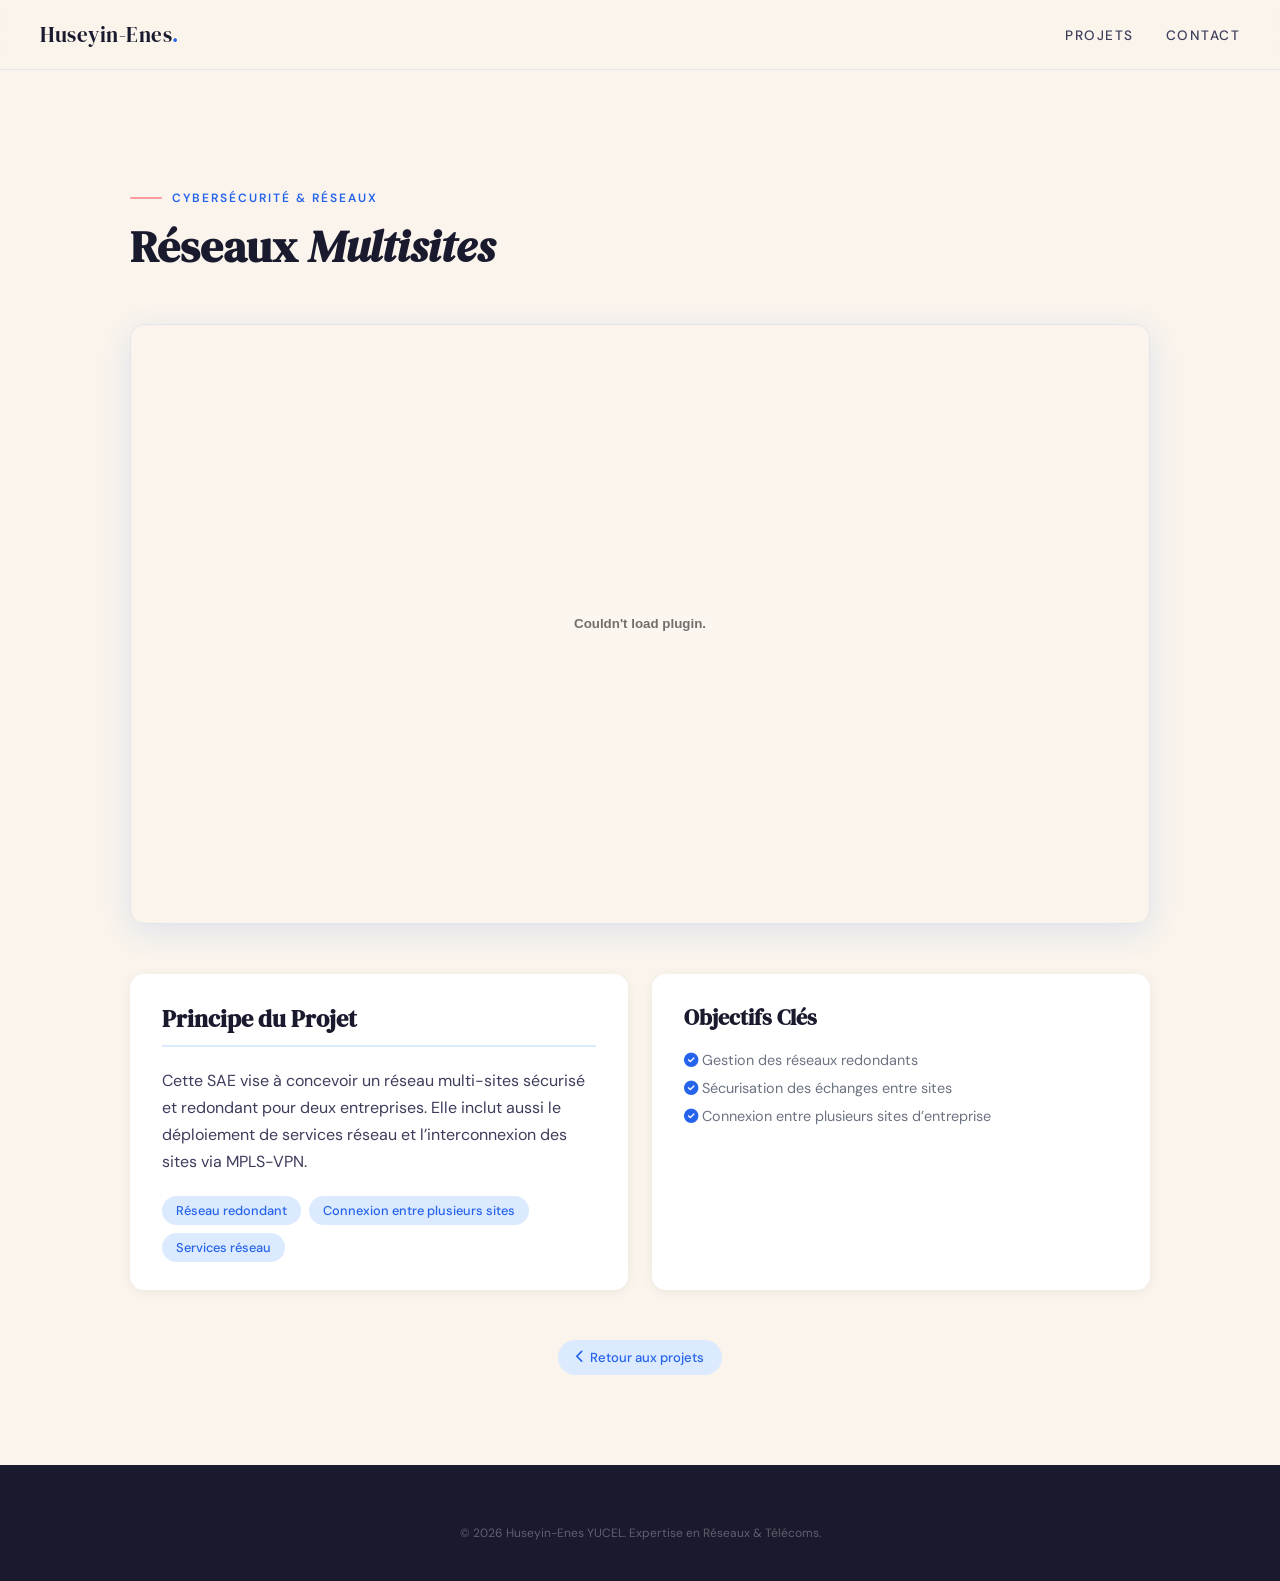
<file: saecyber03.html>
<!DOCTYPE html>
<html lang="fr">
<head>
    <meta charset="UTF-8">
    <meta name="viewport" content="width=device-width, initial-scale=1.0">
    <title>Concevoir un réseau informatique sécurisé multi-sites | Huseyin-Enes YUCEL</title>
    <link href="https://fonts.googleapis.com/css2?family=DM+Sans:wght@400;500;700&family=DM+Serif+Display&display=swap" rel="stylesheet">
    <link rel="stylesheet" href="style.css">
    <link rel="stylesheet" href="https://cdnjs.cloudflare.com/ajax/libs/font-awesome/6.5.0/css/all.min.css">
</head>

<body>

    <header>
        <div class="logo">Huseyin-Enes<span>.</span></div>
        <nav>
            <ul>
                <li><a href="index.html#projects">Projets</a></li>
                <li><a href="index.html#contact">Contact</a></li>
            </ul>
        </nav>
    </header>

    <main style="padding-top: 100px;">
        <section class="section-wrap reveal visible">
            <div class="section-label">Cybersécurité & Réseaux</div>
            <h1 class="section-title">Réseaux <em>Multisites</em></h1>

            <div class="hero-image-wrap" style="flex-direction: column; gap: 20px; margin-bottom: 50px;">
                
                
                <embed 
                    src="saecyber03.png#toolbar=1&navpanes=0&scrollbar=1" 
                    type="application/pdf" 
                    width="100%" 
                    height="600px"
                    style="border-radius: var(--radius); box-shadow: var(--shadow); border: 1px solid rgba(37,99,235,0.1);"
                >
            </div>

            <div class="skills-grid">
                <div class="comp-card">
                    <h2>Principe du Projet</h2>
                    <p style="color: var(--ink-soft); line-height: 1.7;">
                        Cette SAE vise à concevoir un réseau multi-sites sécurisé et redondant pour deux entreprises. Elle inclut aussi le déploiement de services réseau et l’interconnexion des sites via MPLS-VPN. 
                    </p>
                    <div class="pills" style="margin-top: 20px;">
                        <span class="pill">Réseau redondant</span>
                        <span class="pill">Connexion entre plusieurs sites</span>
                        <span class="pill">Services réseau</span>
                    </div>
                </div>

                <div class="skills-card" style="display: flex; flex-direction: column; justify-content: space-between;">
                    <div>
                        <h2>Objectifs Clés</h2>
                        <ul style="list-style: none; font-size: 0.9rem; color: var(--muted);">
                            <li style="margin-bottom: 10px;"><i class="fas fa-check-circle" style="color: var(--blue);"></i> Gestion des réseaux redondants</li>
                            <li style="margin-bottom: 10px;"><i class="fas fa-check-circle" style="color: var(--blue);"></i> Sécurisation des échanges entre sites</li>
                            <li><i class="fas fa-check-circle" style="color: var(--blue);"></i> Connexion entre plusieurs sites d’entreprise</li>
                        </ul>
                    </div>

                   
                </div>
            </div>

            <div style="text-align: center; margin-top: 50px;">
                <a href="index.html#projects" class="btn" style="background: var(--blue-pale); color: var(--blue);">
                    <i class="fas fa-chevron-left"></i> Retour aux projets
                </a>
            </div>
        </section>
    </main>

    <footer>
        <p class="copy">© 2026 Huseyin-Enes YUCEL. Expertise en Réseaux & Télécoms.</p>
    </footer>

</body>
</html>
</file>
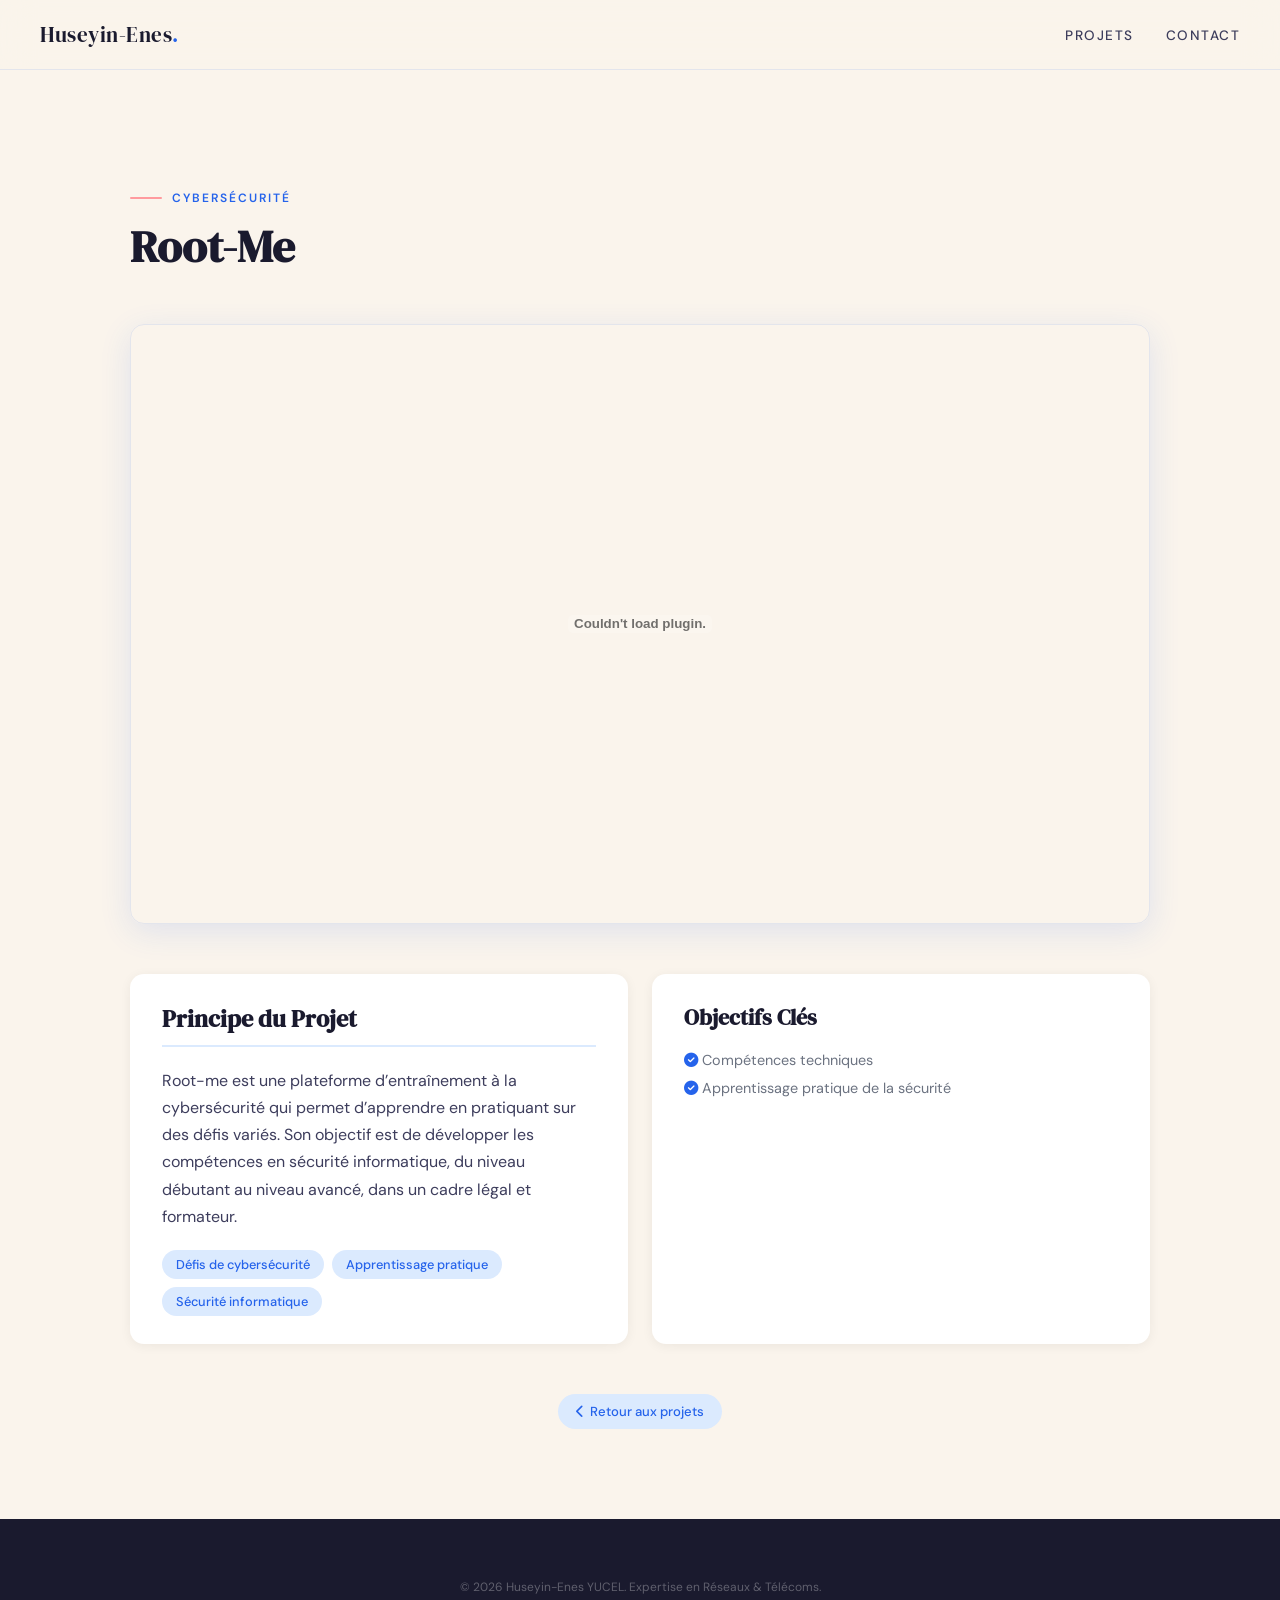
<file: saecyber04.html>
<!DOCTYPE html>
<html lang="fr">
<head>
    <meta charset="UTF-8">
    <meta name="viewport" content="width=device-width, initial-scale=1.0">
    <title>Pentesting | Huseyin-Enes YUCEL</title>
    <link href="https://fonts.googleapis.com/css2?family=DM+Sans:wght@400;500;700&family=DM+Serif+Display&display=swap" rel="stylesheet">
    <link rel="stylesheet" href="style.css">
    <link rel="stylesheet" href="https://cdnjs.cloudflare.com/ajax/libs/font-awesome/6.5.0/css/all.min.css">
</head>

<body>

    <header>
        <div class="logo">Huseyin-Enes<span>.</span></div>
        <nav>
            <ul>
                <li><a href="index.html#projects">Projets</a></li>
                <li><a href="index.html#contact">Contact</a></li>
            </ul>
        </nav>
    </header>

    <main style="padding-top: 100px;">
        <section class="section-wrap reveal visible">
            <div class="section-label">Cybersécurité</div>
            <h1 class="section-title">Root-Me</h1>

            <div class="hero-image-wrap" style="flex-direction: column; gap: 20px; margin-bottom: 50px;">
                
                <embed 
                    src="pentest04.png#toolbar=1&navpanes=0&scrollbar=1" 
                    type="application/pdf" 
                    width="100%" 
                    height="600px"
                    style="border-radius: var(--radius); box-shadow: var(--shadow); border: 1px solid rgba(37,99,235,0.1);"
                >
            </div>

            <div class="skills-grid">
                <div class="comp-card">
                    <h2>Principe du Projet</h2>
                    <p style="color: var(--ink-soft); line-height: 1.7;">
                        Root-me est une plateforme d’entraînement à la cybersécurité qui permet d’apprendre en pratiquant sur des défis variés. Son objectif est de développer les compétences en sécurité informatique, du niveau débutant au niveau avancé, dans un cadre légal et formateur. 
                    </p>
                    <div class="pills" style="margin-top: 20px;">
                        <span class="pill">Défis de cybersécurité</span>
                        <span class="pill">Apprentissage pratique</span>
                        <span class="pill">Sécurité informatique</span>
                    </div>
                </div>

                <div class="skills-card" style="display: flex; flex-direction: column; justify-content: space-between;">
                    <div>
                        <h2>Objectifs Clés</h2>
                        <ul style="list-style: none; font-size: 0.9rem; color: var(--muted);">
                            <li style="margin-bottom: 10px;"><i class="fas fa-check-circle" style="color: var(--blue);"></i> Compétences techniques</li>
                            <li style="margin-bottom: 10px;"><i class="fas fa-check-circle" style="color: var(--blue);"></i> Apprentissage pratique de la sécurité</li>
                           
                        </ul>
                    </div>

                   
                </div>
            </div>

            <div style="text-align: center; margin-top: 50px;">
                <a href="index.html#projects" class="btn" style="background: var(--blue-pale); color: var(--blue);">
                    <i class="fas fa-chevron-left"></i> Retour aux projets
                </a>
            </div>
        </section>
    </main>

    <footer>
        <p class="copy">© 2026 Huseyin-Enes YUCEL. Expertise en Réseaux & Télécoms.</p>
    </footer>

</body>
</html>
</file>
<file: style.css>
/* ===================================================
   style.css — Portfolio Huseyin-Enes YUCEL
   Fichier CSS global, importé par toutes les pages
   =================================================== */

/* ===== RESET & VARIABLES ===== */
*, *::before, *::after { box-sizing: border-box; margin: 0; padding: 0; }

:root {
    --cream:      #faf4ec;
    --cream-dark: #f0e8d8;
    --blue-light: #A2C8FF;
    --blue:       #2563EB;
    --blue-mid:   #3b82f6;
    --blue-pale:  #dbeafe;
    --pink:       #ff9a9e;
    --pink-dark:  #f06070;
    --ink:        #1a1a2e;
    --ink-soft:   #3d3d5c;
    --muted:      #6b7280;
    --white:      #ffffff;
    --radius:     14px;
    --shadow:     0 8px 32px rgba(37,99,235,.12);
}

html { scroll-behavior: smooth; }

body {
    font-family: 'DM Sans', sans-serif;
    background: var(--cream);
    color: var(--ink);
    overflow-x: hidden;
}

/* ===== NAV ===== */
header {
    position: fixed;
    top: 0; left: 0; right: 0;
    z-index: 1000;
    padding: 0 40px;
    height: 70px;
    display: flex;
    align-items: center;
    justify-content: space-between;
    background: rgba(250,244,236,.85);
    backdrop-filter: blur(16px);
    border-bottom: 1px solid rgba(37,99,235,.1);
    transition: box-shadow .3s;
}

header.scrolled { box-shadow: 0 4px 20px rgba(0,0,0,.08); }

.logo {
    font-family: 'DM Serif Display', serif;
    font-size: 1.3rem;
    color: var(--ink);
    letter-spacing: .5px;
}
.logo span { color: var(--blue); }

nav ul {
    list-style: none;
    display: flex;
    gap: 32px;
}

nav a {
    text-decoration: none;
    font-size: .85rem;
    font-weight: 500;
    text-transform: uppercase;
    letter-spacing: 1.5px;
    color: var(--ink-soft);
    position: relative;
    transition: color .25s;
}

nav a::after {
    content: '';
    position: absolute;
    bottom: -3px; left: 0;
    width: 0; height: 2px;
    background: var(--pink);
    border-radius: 2px;
    transition: width .3s ease;
}

nav a:hover { color: var(--blue); }
nav a:hover::after { width: 100%; }

/* ===== HERO ===== */
#hero {
    min-height: 100vh;
    display: grid;
    grid-template-columns: 1fr 1fr;
    align-items: center;
    gap: 60px;
    max-width: 1100px;
    margin: 0 auto;
    padding: 120px 40px 80px;
}

.hero-text { animation: slideUp .8s ease both; }

.hero-tag {
    display: inline-flex;
    align-items: center;
    gap: 8px;
    background: var(--blue-pale);
    color: var(--blue);
    font-size: .78rem;
    font-weight: 600;
    text-transform: uppercase;
    letter-spacing: 1.5px;
    padding: 6px 14px;
    border-radius: 999px;
    margin-bottom: 24px;
}

.hero-tag::before {
    content: '';
    width: 6px; height: 6px;
    background: var(--blue-mid);
    border-radius: 50%;
}

.hero-text h1 {
    font-family: 'DM Serif Display', serif;
    font-size: clamp(2.4rem, 5vw, 3.8rem);
    line-height: 1.15;
    color: var(--ink);
    margin-bottom: 20px;
}

.hero-text h1 em {
    font-style: italic;
    color: var(--blue);
}

.hero-text p {
    font-size: 1.05rem;
    line-height: 1.7;
    color: var(--muted);
    max-width: 440px;
    margin-bottom: 36px;
}

.hero-cta {
    display: inline-flex;
    align-items: center;
    gap: 10px;
    background: var(--ink);
    color: var(--white);
    text-decoration: none;
    font-size: .9rem;
    font-weight: 500;
    padding: 14px 28px;
    border-radius: 999px;
    transition: background .3s, transform .3s;
}

.hero-cta:hover { background: var(--blue); transform: translateY(-2px); }

.hero-image-wrap {
    display: flex;
    justify-content: center;
    align-items: center;
    animation: slideUp .8s .2s ease both;
}

.hero-image-wrap img {
    width: 100%;
    max-width: 380px;
    border-radius: 24px;
    box-shadow: var(--shadow);
    border: 4px solid var(--white);
    transition: transform .4s;
}

.hero-image-wrap img:hover { transform: scale(1.03) rotate(1deg); }

/* ===== SECTION SHARED ===== */
.section-wrap {
    max-width: 1100px;
    margin: 0 auto;
    padding: 90px 40px;
}

.section-label {
    display: flex;
    align-items: center;
    gap: 10px;
    font-size: .75rem;
    font-weight: 600;
    text-transform: uppercase;
    letter-spacing: 2px;
    color: var(--blue);
    margin-bottom: 14px;
}

.section-label::before {
    content: '';
    width: 32px; height: 2px;
    background: var(--pink);
    border-radius: 2px;
}

.section-title {
    font-family: 'DM Serif Display', serif;
    font-size: clamp(1.8rem, 3.5vw, 2.8rem);
    color: var(--ink);
    margin-bottom: 50px;
    line-height: 1.2;
}

/* ===== DIVIDER ===== */
.divider {
    height: 1px;
    background: linear-gradient(90deg, transparent, var(--blue-light), transparent);
    margin: 0 40px;
}

/* ===== PARCOURS ===== */
#parcours { background: var(--cream); }

.timeline {
    position: relative;
    padding-left: 48px;
}

.timeline::before {
    content: '';
    position: absolute;
    left: 10px; top: 0; bottom: 0;
    width: 2px;
    background: linear-gradient(180deg, var(--blue), var(--blue-light));
    border-radius: 2px;
}

.tl-item {
    position: relative;
    margin-bottom: 36px;
    opacity: 0;
    transform: translateX(-20px);
    animation: slideRight .6s ease forwards;
}

.tl-item:nth-child(1) { animation-delay: .1s; }
.tl-item:nth-child(2) { animation-delay: .25s; }
.tl-item:nth-child(3) { animation-delay: .4s; }

.tl-dot {
    position: absolute;
    left: -42px; top: 16px;
    width: 20px; height: 20px;
    background: var(--blue);
    border-radius: 50%;
    border: 3px solid var(--cream);
    box-shadow: 0 0 0 3px var(--blue-light);
}

.tl-card {
    background: var(--white);
    padding: 24px 28px;
    border-radius: var(--radius);
    box-shadow: 0 2px 12px rgba(37,99,235,.08);
    border-left: 3px solid var(--blue);
    transition: transform .3s, box-shadow .3s;
}

.tl-card:hover {
    transform: translateX(6px);
    box-shadow: var(--shadow);
}

.tl-card h3 {
    font-family: 'DM Serif Display', serif;
    font-size: 1.15rem;
    color: var(--ink);
    margin-bottom: 4px;
}

.tl-card p { font-size: .9rem; color: var(--muted); margin: 2px 0; }

.tl-date {
    display: inline-block;
    background: var(--blue-pale);
    color: var(--blue);
    font-size: .75rem;
    font-weight: 600;
    padding: 3px 10px;
    border-radius: 999px;
    margin-top: 8px;
}

/* ===== COMPÉTENCES ===== */
#comp { background: var(--cream-dark); }

.comp-grid {
    display: grid;
    grid-template-columns: 1fr 1fr;
    gap: 24px;
}

.comp-card {
    background: var(--white);
    border-radius: var(--radius);
    padding: 28px 32px;
    box-shadow: 0 2px 12px rgba(0,0,0,.06);
    transition: transform .3s, box-shadow .3s;
}

.comp-card:hover {
    transform: translateY(-4px);
    box-shadow: var(--shadow);
}

.comp-card h2 {
    font-family: 'DM Serif Display', serif;
    font-size: 1.5rem;
    color: var(--ink);
    margin-bottom: 20px;
    border-bottom: 2px solid var(--blue-pale);
    padding-bottom: 10px;
    text-align: left;
}

.comp-card h3 {
    font-size: .75rem;
    font-weight: 600;
    text-transform: uppercase;
    letter-spacing: 1.5px;
    color: var(--blue);
    margin: 16px 0 8px;
}

.comp-card ul { list-style: none; }

.comp-card li {
    font-size: .85rem;
    color: var(--ink-soft);
    padding: 6px 0 6px 14px;
    border-left: none;
    position: relative;
    line-height: 1.5;
    border-bottom: 1px solid #f0f0f8;
}

.comp-card li::before {
    content: '→';
    position: absolute;
    left: 0;
    color: var(--pink);
    font-size: .75rem;
}

/* ===== SKILLS PILLS ===== */
.skills-grid {
    display: grid;
    grid-template-columns: 1fr 1fr;
    gap: 24px;
    margin-top: 24px;
}

.skills-card {
    background: var(--white);
    border-radius: var(--radius);
    padding: 28px 32px;
    box-shadow: 0 2px 12px rgba(0,0,0,.06);
}

.skills-card h2 {
    font-family: 'DM Serif Display', serif;
    font-size: 1.4rem;
    color: var(--ink);
    margin-bottom: 18px;
    text-align: left;
}

.pills {
    display: flex;
    flex-wrap: wrap;
    gap: 8px;
}

.pill {
    background: var(--blue-pale);
    color: var(--blue);
    font-size: .8rem;
    font-weight: 500;
    padding: 6px 14px;
    border-radius: 999px;
    transition: background .2s, color .2s;
}

.pill:hover { background: var(--blue); color: var(--white); }

.pill.soft { background: #fce7e9; color: var(--pink-dark); }
.pill.soft:hover { background: var(--pink-dark); color: var(--white); }

/* ===== PROJETS ===== */
#projects { background: var(--cream); }

.projects-grid {
    display: grid;
    grid-template-columns: repeat(auto-fill, minmax(300px, 1fr));
    gap: 28px;
}

.project-card {
    background: var(--white);
    border-radius: var(--radius);
    overflow: hidden;
    box-shadow: 0 2px 12px rgba(0,0,0,.07);
    transition: transform .3s, box-shadow .3s;
}

.project-card:hover {
    transform: translateY(-6px);
    box-shadow: var(--shadow);
}

.project-img-wrap {
    overflow: hidden;
    height: 180px;
    background: var(--blue-pale);
}

.project-img-wrap img {
    width: 100%;
    height: 100%;
    object-fit: cover;
    transition: transform .5s ease;
}

.project-card:hover .project-img-wrap img { transform: scale(1.08); }

.project-body { padding: 20px 24px; }

.project-body p {
    font-size: .9rem;
    color: var(--muted);
    margin-bottom: 16px;
    line-height: 1.5;
}

/* ===== BOUTON ===== */
.btn {
    display: inline-flex;
    align-items: center;
    gap: 6px;
    background: var(--ink);
    color: var(--white);
    text-decoration: none;
    font-size: .82rem;
    font-weight: 500;
    padding: 9px 18px;
    border-radius: 999px;
    transition: background .25s, transform .25s;
}

.btn:hover { background: var(--blue); transform: translateX(3px); }

/* ===== FOOTER / CONTACT ===== */
footer {
    background: var(--ink);
    color: var(--white);
    padding: 60px 40px 40px;
    text-align: center;
}

footer .foot-title {
    font-family: 'DM Serif Display', serif;
    font-size: 1.8rem;
    margin-bottom: 6px;
}

footer .foot-sub {
    font-size: .9rem;
    color: rgba(255,255,255,.5);
    margin-bottom: 36px;
}

.contact-links {
    display: flex;
    justify-content: center;
    gap: 16px;
    flex-wrap: wrap;
    margin-bottom: 50px;
}

.email-link {
    display: inline-flex;
    align-items: center;
    gap: 10px;
    background: rgba(255,255,255,.08);
    color: var(--white);
    text-decoration: none;
    padding: 12px 22px;
    border-radius: 999px;
    font-size: .88rem;
    border: 1px solid rgba(255,255,255,.12);
    transition: background .3s, transform .3s;
}

.email-link:hover {
    background: var(--blue);
    transform: translateY(-2px);
}

.email-link svg { width: 16px; height: 16px; fill: currentColor; }

footer .copy {
    font-size: .75rem;
    color: rgba(255,255,255,.3);
}

/* ===== ANIMATIONS ===== */
@keyframes slideUp {
    from { opacity: 0; transform: translateY(30px); }
    to   { opacity: 1; transform: translateY(0); }
}

@keyframes slideRight {
    from { opacity: 0; transform: translateX(-20px); }
    to   { opacity: 1; transform: translateX(0); }
}

/* ===== SCROLL REVEAL ===== */
.reveal {
    opacity: 0;
    transform: translateY(24px);
    transition: opacity .6s ease, transform .6s ease;
}
.reveal.visible {
    opacity: 1;
    transform: none;
}

/* ===== RESPONSIVE ===== */
@media (max-width: 768px) {
    #hero {
        grid-template-columns: 1fr;
        padding: 100px 24px 60px;
        text-align: center;
    }
    .hero-image-wrap { order: -1; }
    .hero-text p { max-width: 100%; }
    .section-wrap { padding: 60px 24px; }
    .comp-grid, .skills-grid { grid-template-columns: 1fr; }
    header { padding: 0 20px; }
    nav ul { gap: 18px; }
    nav a { font-size: .75rem; letter-spacing: 1px; }
}
</file>
